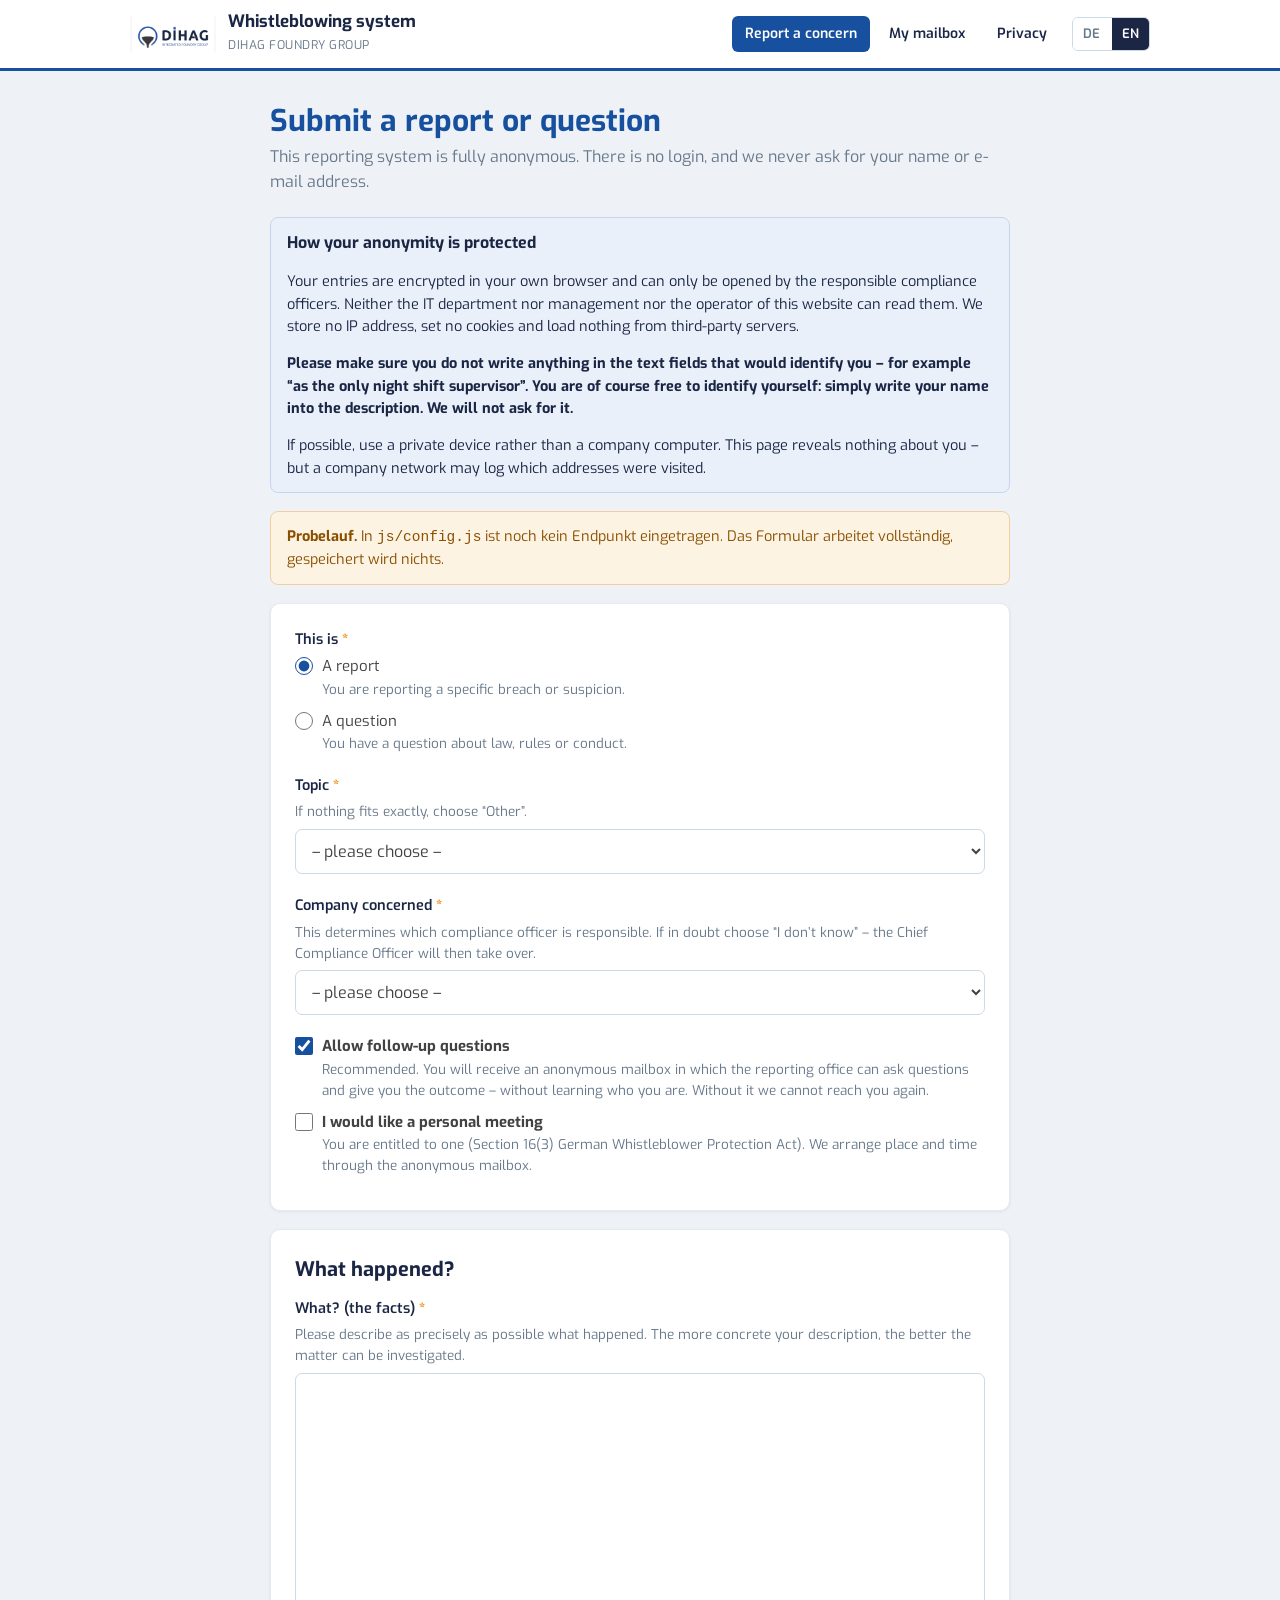
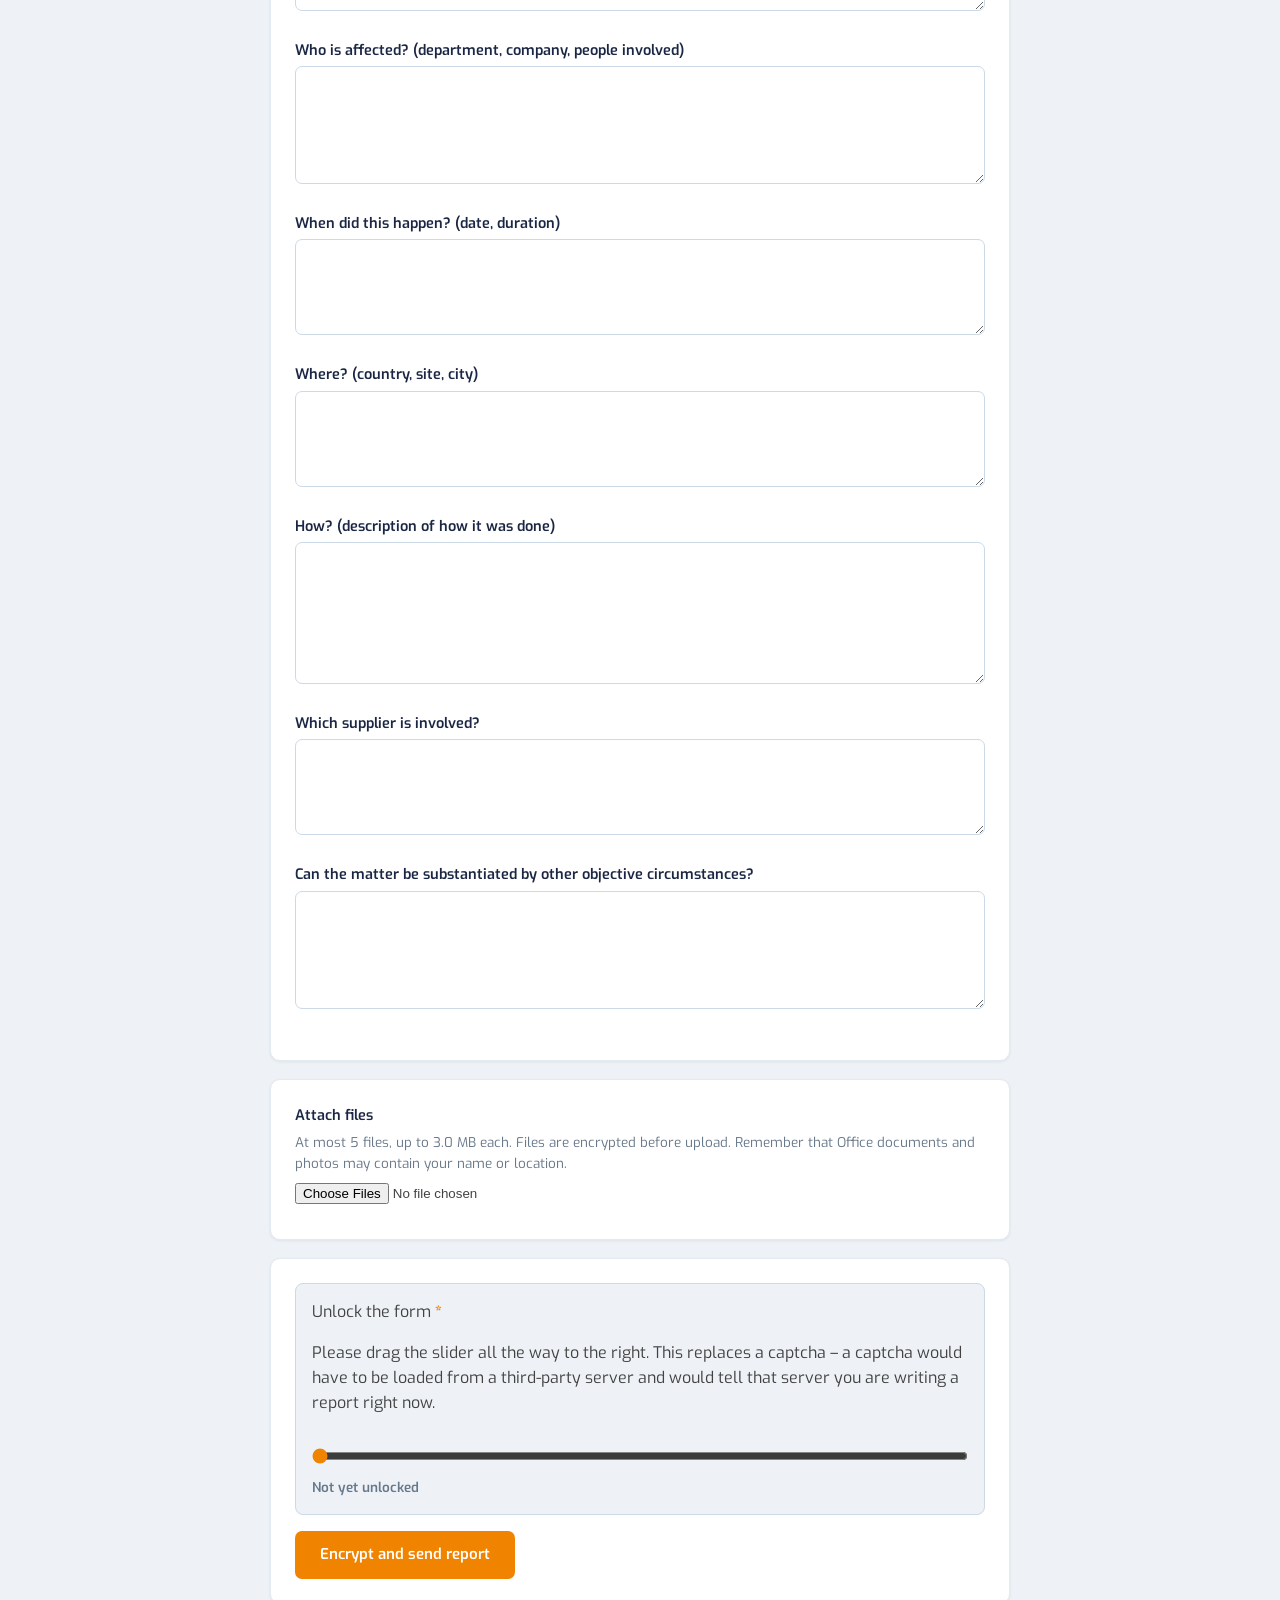
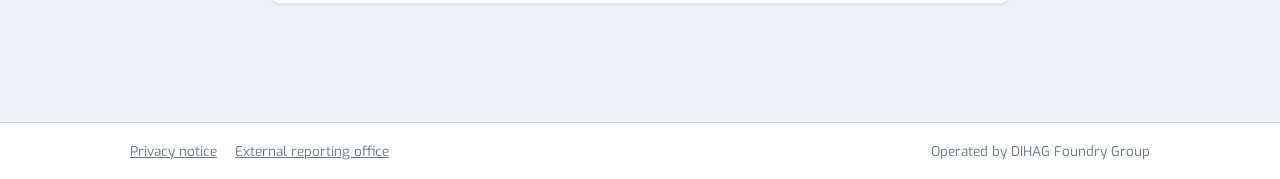
<file: index.html>
<!DOCTYPE html>
<html lang="de">
<head>
<meta charset="UTF-8">
<meta name="viewport" content="width=device-width, initial-scale=1">
<title>Hinweis geben – DIHAG Hinweisgebersystem</title>

<!--
  Kein Verweis auf fremde Server außer der Schriftart.
  Kein Analysewerkzeug, kein Captcha-Anbieter, kein CDN für Skripte.
  Jede eingebundene fremde Adresse würde dem betreffenden Anbieter
  verraten, dass hier gerade jemand eine Meldung schreibt – und genau
  das darf ein Hinweisgebersystem nicht preisgeben.

  Der Referrer wird unterdrückt, damit auch beim Klick auf die externe
  Meldestelle nicht mitgeht, woher der Besucher kam.
-->
<meta name="referrer" content="no-referrer">
<meta name="robots" content="noindex, nofollow">
<meta name="description" content="Anonymes Hinweisgebersystem der DIHAG Foundry Group nach dem Hinweisgeberschutzgesetz.">

<link rel="preconnect" href="https://fonts.googleapis.com">
<link rel="preconnect" href="https://fonts.gstatic.com" crossorigin>
<link href="https://fonts.googleapis.com/css2?family=Exo:wght@400;600;700&display=swap" rel="stylesheet">
<link rel="stylesheet" href="css/style.css">
</head>
<body>

<header>
  <div class="kopf">
    <a class="marke" href="index.html">
      <img src="assets/dihag-logo.png" alt="DIHAG Foundry Group">
      <span class="marke-text">
        <strong data-t="marke.name">Hinweisgebersystem</strong>
        <span data-t="marke.zusatz">DIHAG Foundry Group</span>
      </span>
    </a>
    <nav class="kopf-nav">
      <a href="index.html" class="aktiv" data-t="nav.melden">Hinweis geben</a>
      <a href="postfach.html" data-t="nav.postfach">Mein Postfach</a>
      <a href="datenschutz.html" data-t="nav.datenschutz">Datenschutz</a>
      <span class="sprachwahl">
        <button type="button" data-sprache="de">DE</button>
        <button type="button" data-sprache="en">EN</button>
      </span>
    </nav>
  </div>
</header>

<main class="schmal">

  <!-- Ladezustand, solange die öffentlichen Schlüssel geholt werden -->
  <div id="laden" class="laden">
    <div class="kreisel"></div>
    <p data-t="laden.start">Sichere Verbindung wird vorbereitet …</p>
  </div>

  <!-- Startfehler: ohne Schlüssel wird bewusst gar kein Formular angeboten -->
  <div id="startfehler" class="leiste leiste-rot" hidden></div>

  <!-- ══════════════════ Formular ══════════════════ -->
  <div id="formularbereich" hidden>

    <h1 data-t="melden.titel">Hinweis oder Anfrage eingeben</h1>
    <p class="untertitel" data-t="melden.untertitel">
      Dieses Meldesystem ist vollständig anonym. Es gibt keine Anmeldung, keine
      Namensabfrage und keine E-Mail-Abfrage.
    </p>

    <div class="leiste leiste-blau">
      <h2 style="font-size:16px" data-t="anon.titel">So bleiben Sie anonym</h2>
      <p data-t="anon.text"></p>
      <p><strong data-t="anon.warnung"></strong></p>
      <p data-t="anon.geraet"></p>
    </div>

    <div id="probelaufhinweis" class="leiste leiste-gelb" hidden>
      <strong>Probelauf.</strong> In <code>js/config.js</code> ist noch kein Endpunkt
      eingetragen. Das Formular arbeitet vollständig, gespeichert wird nichts.
    </div>

    <form id="meldung" novalidate>

      <div class="karte">

        <div class="feld">
          <span class="feld-titel" id="lbl-art">
            <span data-t="feld.art">Es handelt sich um</span> <span class="pflicht">*</span>
          </span>
          <div role="radiogroup" aria-labelledby="lbl-art">
            <label class="haken">
              <input type="radio" name="art" value="Hinweis" checked>
              <span>
                <span data-t="feld.art.hinweis">Hinweis</span>
                <span class="nebentext" data-t="feld.art.hinweis.hilfe"></span>
              </span>
            </label>
            <label class="haken">
              <input type="radio" name="art" value="Anfrage">
              <span>
                <span data-t="feld.art.anfrage">Anfrage</span>
                <span class="nebentext" data-t="feld.art.anfrage.hilfe"></span>
              </span>
            </label>
          </div>
        </div>

        <div class="feld">
          <label for="thema">
            <span data-t="feld.thema">Thema</span> <span class="pflicht">*</span>
          </label>
          <p class="hilfe" data-t="feld.thema.hilfe"></p>
          <select id="thema" required></select>
          <p class="fehler-text" data-fehler="thema" hidden></p>
        </div>

        <div class="feld">
          <label for="gesellschaft">
            <span data-t="feld.gesellschaft">Betroffene Gesellschaft</span>
            <span class="pflicht">*</span>
          </label>
          <p class="hilfe" data-t="feld.gesellschaft.hilfe"></p>
          <select id="gesellschaft" required></select>
          <p class="fehler-text" data-fehler="gesellschaft" hidden></p>
        </div>

        <label class="haken">
          <input type="checkbox" id="rueckfragen" checked>
          <span>
            <strong data-t="feld.rueckfragen">Rückfragen zulassen</strong>
            <span class="nebentext" data-t="feld.rueckfragen.hilfe"></span>
          </span>
        </label>

        <label class="haken">
          <input type="checkbox" id="treffen">
          <span>
            <strong data-t="feld.treffen">Persönliches Treffen gewünscht</strong>
            <span class="nebentext" data-t="feld.treffen.hilfe"></span>
          </span>
        </label>
      </div>

      <div class="karte">
        <h2 data-t="abschnitt.sachverhalt">Was ist geschehen?</h2>

        <div class="feld">
          <label for="was">
            <span data-t="feld.was">Was? (Sachverhalt)</span> <span class="pflicht">*</span>
          </label>
          <p class="hilfe" data-t="feld.was.hilfe"></p>
          <textarea id="was" rows="9" required maxlength="8000"></textarea>
          <p class="fehler-text" data-fehler="was" hidden></p>
        </div>

        <div class="feld">
          <label for="wer" data-t="feld.wer"></label>
          <textarea id="wer" rows="4" maxlength="2000"></textarea>
        </div>

        <div class="feld">
          <label for="wann" data-t="feld.wann"></label>
          <textarea id="wann" rows="3" maxlength="1000"></textarea>
        </div>

        <div class="feld">
          <label for="wo" data-t="feld.wo"></label>
          <textarea id="wo" rows="3" maxlength="1000"></textarea>
        </div>

        <div class="feld">
          <label for="wie" data-t="feld.wie"></label>
          <textarea id="wie" rows="5" maxlength="4000"></textarea>
        </div>

        <div class="feld">
          <label for="lieferant" data-t="feld.lieferant"></label>
          <textarea id="lieferant" rows="3" maxlength="1000"></textarea>
        </div>

        <div class="feld">
          <label for="belege" data-t="feld.belege"></label>
          <textarea id="belege" rows="4" maxlength="2000"></textarea>
        </div>
      </div>

      <div class="karte">
        <div class="feld" style="margin-bottom:0">
          <label for="dateien" data-t="feld.anhaenge">Dateien anhängen</label>
          <p class="hilfe" id="anhang-hilfe"></p>
          <input type="file" id="dateien" multiple>
          <ul class="anhang-liste" id="anhangliste"></ul>
          <p class="fehler-text" data-fehler="dateien" hidden></p>
        </div>
      </div>

      <div class="karte">
        <div class="schieber-feld">
          <label for="schieber">
            <span data-t="feld.freischalten">Formular freischalten</span>
            <span class="pflicht">*</span>
          </label>
          <p class="hilfe" data-t="feld.freischalten.hilfe"></p>
          <input type="range" id="schieber" class="schieber" min="0" max="100" value="0"
                 aria-describedby="schieberstand">
          <div class="schieber-stand" id="schieberstand" data-t="schieber.zu"
               role="status">Noch nicht freigeschaltet</div>
        </div>

        <!-- Honigtopf: für Menschen unsichtbar, aber vorhanden. Automaten
             füllen erfahrungsgemäß aus, was nach einem Feld aussieht. -->
        <div class="honigtopf" aria-hidden="true">
          <label for="webseite">Bitte nicht ausfüllen</label>
          <input type="text" id="webseite" name="webseite" tabindex="-1" autocomplete="off">
        </div>

        <p class="fehler-text" id="sammelfehler" hidden></p>

        <div class="knopf-reihe" style="margin-top:16px">
          <button type="submit" class="knopf knopf-haupt" id="absenden"
                  data-t="absenden">Meldung verschlüsselt absenden</button>
        </div>
      </div>
    </form>
  </div>

  <!-- ══════════════════ Bestätigung ══════════════════ -->
  <div id="bestaetigung" hidden>
    <h1 data-t="danke.titel">Ihre Meldung ist eingegangen</h1>

    <div id="probelaufdanke" class="leiste leiste-gelb" hidden
         data-t="danke.probelauf"></div>

    <div class="leiste leiste-gruen" data-t="danke.eingang"></div>

    <div class="code-kasten">
      <div class="beschriftung" data-t="danke.code.beschriftung">Ihr Zugangscode</div>
      <div class="code-wert" id="codeanzeige"></div>
      <div class="fall">
        <span data-t="danke.fall">Fallnummer</span>: <b id="fallanzeige"></b>
      </div>
    </div>

    <div class="leiste leiste-rot">
      <h2 style="font-size:16px" data-t="danke.warnung.titel"></h2>
      <p data-t="danke.warnung.text"></p>
    </div>

    <div class="knopf-reihe nicht-drucken">
      <button type="button" class="knopf knopf-haupt" id="btnDrucken"
              data-t="danke.drucken">Zettel drucken</button>
      <button type="button" class="knopf knopf-zweit" id="btnKopieren"
              data-t="danke.kopieren">Code kopieren</button>
      <button type="button" class="knopf knopf-zweit" id="btnDatei"
              data-t="danke.datei">Als Datei speichern</button>
      <a class="knopf knopf-still" href="postfach.html"
         data-t="danke.zumpostfach">Postfach öffnen</a>
    </div>
  </div>

</main>

<footer>
  <div class="fuss">
    <a href="datenschutz.html" data-t="fuss.datenschutz">Datenschutz</a>
    <a id="externerLink" href="#" rel="noreferrer noopener" target="_blank"
       data-t="fuss.extern">Externe Meldestelle</a>
    <span class="rechts" data-t="fuss.betrieb">Betrieben von der DIHAG Foundry Group</span>
  </div>
</footer>

<div id="toast" hidden></div>

<script src="js/config.js"></script>
<script src="js/i18n.js"></script>
<script src="js/krypto.js"></script>
<script src="js/api.js"></script>
<script src="js/meldung.js"></script>
</body>
</html>
</file>
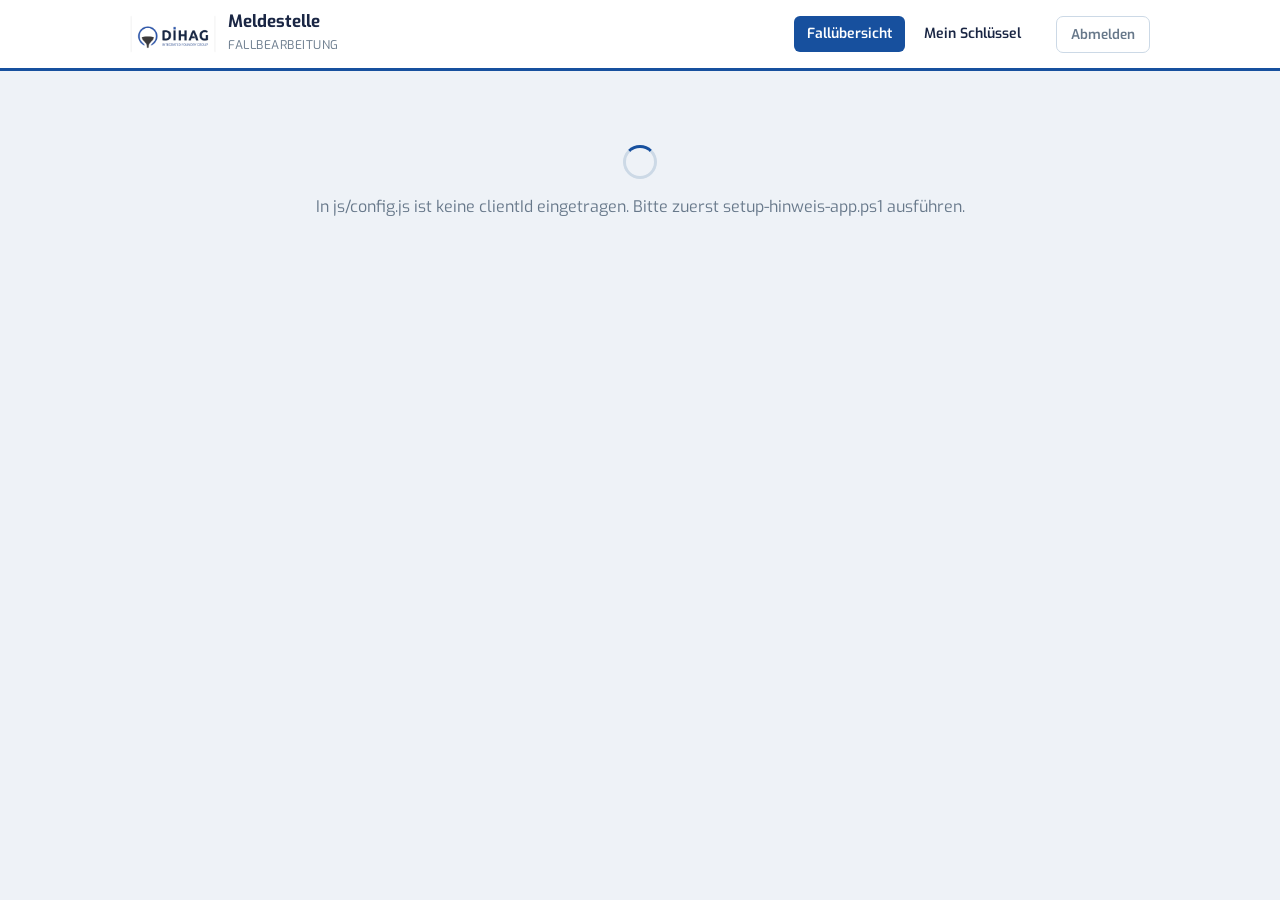
<file: bearbeitung.html>
<!DOCTYPE html>
<html lang="de">
<head>
<meta charset="UTF-8">
<meta name="viewport" content="width=device-width, initial-scale=1">
<title>Fallbearbeitung – DIHAG Hinweisgebersystem</title>
<meta name="referrer" content="no-referrer">
<meta name="robots" content="noindex, nofollow">
<link rel="preconnect" href="https://fonts.googleapis.com">
<link rel="preconnect" href="https://fonts.gstatic.com" crossorigin>
<link href="https://fonts.googleapis.com/css2?family=Exo:wght@400;600;700&display=swap" rel="stylesheet">
<link rel="stylesheet" href="css/style.css">
<script src="https://alcdn.msauth.net/browser/2.38.1/js/msal-browser.min.js"></script>
</head>
<body>

<header>
  <div class="kopf">
    <a class="marke" href="bearbeitung.html">
      <img src="assets/dihag-logo.png" alt="DIHAG Foundry Group">
      <span class="marke-text">
        <strong>Meldestelle</strong>
        <span>Fallbearbeitung</span>
      </span>
    </a>
    <nav class="kopf-nav" id="hauptnav" hidden>
      <a href="#" data-blick="uebersicht" class="aktiv">Fallübersicht</a>
      <a href="#" data-blick="verwaltung" id="navVerwaltung" hidden>Bearbeiter</a>
      <a href="#" data-blick="schluessel">Mein Schlüssel</a>
      <span class="mini" id="werBinIch" style="margin-left:10px"></span>
      <button type="button" class="knopf knopf-still knopf-klein" id="btnAbmelden">Abmelden</button>
    </nav>
  </div>
</header>

<main>

  <div id="laden" class="laden">
    <div class="kreisel"></div>
    <p id="ladetext">Anmeldung läuft …</p>
  </div>

  <div id="keinZugriff" class="karte" hidden>
    <h2>Kein Zugriff</h2>
    <p id="keinZugriffText"></p>
    <p class="leise">Der Kreis der Personen, die Hinweise einsehen dürfen, ist nach
       § 8 HinSchG bewusst eng. Die Aufnahme erfolgt über den Chief Compliance Officer.</p>
    <button type="button" class="knopf knopf-still" id="btnAbmelden2">Abmelden</button>
  </div>

  <!-- ═════════════ Schlüssel einrichten / entsperren ═════════════ -->
  <section id="blick-schluessel" class="blick" hidden>

    <h1>Mein Schlüssel</h1>

    <!-- Erstes Mal: Paar anlegen -->
    <div class="karte" id="kastenAnlegen" hidden>
      <h2>Schlüsselpaar anlegen</h2>
      <p>Sie haben noch keinen Schlüssel. Ohne Schlüssel können Sie zwar sehen,
         dass es Fälle gibt, aber keinen einzigen öffnen – und neue Meldungen
         werden nicht für Sie verschlüsselt.</p>

      <div class="leiste leiste-gelb">
        <p><strong>Die Passphrase kann nicht zurückgesetzt werden.</strong>
           Sie wird nirgends gespeichert, auch nicht in verschlüsselter Form. Wählen Sie
           einen ganzen Satz, den Sie sicher behalten – nicht ein Passwort nach
           Schema F.</p>
        <p style="margin-bottom:0">Nach dem Anlegen erhalten Sie einmalig einen
           <strong>Notfallschlüssel</strong>. Drucken Sie ihn aus und legen Sie ihn in den
           Tresor. Er ist der einzige Weg zurück, wenn die Passphrase verloren geht.</p>
      </div>

      <div class="feld">
        <label for="ppNeu">Passphrase (mindestens 12 Zeichen)</label>
        <input type="password" id="ppNeu" autocomplete="new-password">
      </div>
      <div class="feld">
        <label for="ppNeu2">Passphrase wiederholen</label>
        <input type="password" id="ppNeu2" autocomplete="new-password">
      </div>
      <p class="fehler-text" id="anlegenFehler" hidden></p>
      <button type="button" class="knopf knopf-haupt" id="btnPaarAnlegen">
        Schlüsselpaar anlegen</button>
    </div>

    <!-- Einmalige Anzeige des Notfallschlüssels -->
    <div id="kastenNotfall" hidden>
      <div class="karte">
        <h2>Notfallschlüssel – wird nur dieses eine Mal angezeigt</h2>
        <div class="code-kasten">
          <div class="beschriftung">Notfallschlüssel</div>
          <div class="code-wert" id="notfallCode"></div>
        </div>
        <p><strong>Jetzt ausdrucken und in den Tresor legen.</strong> Wir können ihn nicht
           noch einmal anzeigen und nicht neu erzeugen. Geht sowohl die Passphrase als
           auch dieser Zettel verloren, kann nur noch ein anderer Compliance Officer
           Ihre Fälle für Sie freigeben.</p>
        <p class="mini">Fingerabdruck Ihres öffentlichen Schlüssels:
           <b id="fingerabdruckNeu"></b> – damit lässt sich später prüfen, dass in der
           Liste wirklich Ihr Schlüssel steht und kein untergeschobener.</p>
        <div class="knopf-reihe nicht-drucken">
          <button type="button" class="knopf knopf-haupt" id="btnNotfallDrucken">Drucken</button>
          <button type="button" class="knopf knopf-still" id="btnNotfallFertig">
            Ich habe ihn sicher verwahrt</button>
        </div>
      </div>
    </div>

    <!-- Jede Sitzung: entsperren -->
    <div class="karte" id="kastenEntsperren" hidden>
      <h2>Schlüssel entsperren</h2>
      <p class="leise">Ihr privater Schlüssel liegt verschlüsselt in SharePoint. Er wird
         nur für diese Sitzung im Arbeitsspeicher geöffnet – beim Neuladen der Seite
         müssen Sie ihn erneut entsperren.</p>
      <div class="feld">
        <label for="ppEin">Passphrase</label>
        <input type="password" id="ppEin" autocomplete="current-password">
      </div>
      <label class="haken">
        <input type="checkbox" id="mitNotfall">
        <span>Ich benutze den Notfallschlüssel aus dem Tresor</span>
      </label>
      <p class="fehler-text" id="entsperrFehler" hidden></p>
      <button type="button" class="knopf knopf-haupt" id="btnEntsperren">Entsperren</button>
    </div>

    <!-- Entsperrt -->
    <div class="karte" id="kastenSchluesselOk" hidden>
      <h2>Schlüssel ist entsperrt</h2>
      <dl class="fall-zeile" style="display:block">
        <div style="display:flex;gap:8px"><dt>Konto</dt><dd id="skKonto"></dd></div>
        <div style="display:flex;gap:8px"><dt>Rolle</dt><dd id="skRolle"></dd></div>
        <div style="display:flex;gap:8px"><dt>Zuständig für</dt><dd id="skGesellschaften"></dd></div>
        <div style="display:flex;gap:8px"><dt>Fingerabdruck</dt><dd id="skFinger"></dd></div>
      </dl>
      <h3>Passphrase ändern</h3>
      <div class="feld"><label for="ppAlt">Bisherige Passphrase</label>
        <input type="password" id="ppAlt" autocomplete="current-password"></div>
      <div class="feld"><label for="ppWechsel">Neue Passphrase</label>
        <input type="password" id="ppWechsel" autocomplete="new-password"></div>
      <p class="fehler-text" id="wechselFehler" hidden></p>
      <p class="mini">Der Notfallschlüssel im Tresor bleibt gültig – er wird bewusst
         nicht mitgetauscht, damit der Zettel dort nicht still veraltet.</p>
      <button type="button" class="knopf knopf-zweit" id="btnPpWechseln">Passphrase ändern</button>
    </div>
  </section>

  <!-- ═════════════ Fallübersicht ═════════════ -->
  <section id="blick-uebersicht" class="blick" hidden>
    <h1>Fallübersicht</h1>
    <p class="untertitel" id="uebersichtHinweis"></p>

    <div class="leiste leiste-gelb" id="gesperrtHinweis" hidden>
      Ihr Schlüssel ist nicht entsperrt. Sie sehen deshalb nur, <em>dass</em> es Fälle
      gibt – nicht ihren Inhalt.
      <a href="#" data-blick="schluessel">Jetzt entsperren</a>
    </div>

    <div class="spalten">
      <div>
        <div id="fallliste"></div>
      </div>

      <aside>
        <div class="karte eng filter">
          <h3>Sortierung</h3>
          <label class="haken"><input type="checkbox" id="sortAuf">
            <span>Datum aufsteigend</span></label>

          <h3>Filter</h3>
          <fieldset>
            <legend>Status</legend>
            <div id="filterStatus"></div>
          </fieldset>
          <fieldset>
            <legend>Betroffene Gesellschaft</legend>
            <div id="filterGesellschaft"></div>
          </fieldset>
          <fieldset>
            <legend>Zeitraum</legend>
            <label for="vonDatum" class="mini">Von</label>
            <input type="date" id="vonDatum">
            <label for="bisDatum" class="mini" style="margin-top:6px">Bis</label>
            <input type="date" id="bisDatum">
          </fieldset>
          <fieldset>
            <legend>Frist</legend>
            <label class="haken"><input type="checkbox" id="nurFristig">
              <span>nur fristkritische Fälle</span></label>
          </fieldset>
          <button type="button" class="knopf knopf-haupt knopf-klein" id="btnFilter">
            Anwenden</button>
          <button type="button" class="knopf knopf-still knopf-klein" id="btnFilterWeg">
            Zurücksetzen</button>
        </div>

        <div class="karte eng">
          <h3>Statistik</h3>
          <p class="mini">Export der aktuell gefilterten Fälle als CSV. Enthält nur
             Felder, bei denen eine statistische Auswertung begründet ist – keine
             Freitexte, keine Nachrichten.</p>
          <button type="button" class="knopf knopf-zweit knopf-klein" id="btnStatistik">
            Statistik exportieren</button>
        </div>
      </aside>
    </div>
  </section>

  <!-- ═════════════ Falldetail ═════════════ -->
  <section id="blick-fall" class="blick" hidden>
    <p class="mini"><a href="#" data-blick="uebersicht">← Zurück zur Fallübersicht</a></p>

    <div class="fall-kopf" style="margin-bottom:8px">
      <h1 id="dFallNr" style="margin:0"></h1>
      <span class="merkmal" id="dStatus"></span>
      <span class="merkmal m-still" id="dFrist" hidden></span>
      <span style="margin-left:auto" class="knopf-reihe nicht-drucken">
        <button type="button" class="knopf knopf-zweit knopf-klein" id="btnWord">Word</button>
        <button type="button" class="knopf knopf-zweit knopf-klein" id="btnPdf">PDF</button>
      </span>
    </div>

    <div class="reiter nicht-drucken">
      <button type="button" data-blatt="falldaten" class="aktiv">Falldaten</button>
      <button type="button" data-blatt="nachrichten">Nachrichten <span id="nachrichtenZahl"></span></button>
      <button type="button" data-blatt="fristen">Fristen</button>
      <button type="button" data-blatt="dokumentation">Dokumentation</button>
      <button type="button" data-blatt="abschluss">Fallabschluss</button>
    </div>

    <!-- Falldaten -->
    <div class="blatt aktiv" data-blatt="falldaten">
      <div class="karte">
        <h2>Falldaten</h2>
        <div id="dInhalt"></div>
      </div>

      <div class="karte">
        <h2>Anhänge</h2>
        <div id="dAnhaenge"></div>
      </div>

      <div class="karte nicht-drucken">
        <h2>Fall-Kategorien</h2>
        <p class="mini">Diese Angaben stehen unverschlüsselt in der Liste. Sie sind die
           Grundlage der Statistik und dürfen deshalb nichts über den Hinweisgeber
           verraten.</p>
        <div class="feld"><label for="kThema">Thema</label><select id="kThema"></select></div>
        <div class="feld"><label for="kBereich">Betroffener Bereich</label>
          <select id="kBereich"></select></div>
        <div class="feld"><label for="kBedeutung">Bedeutung</label>
          <select id="kBedeutung"></select></div>
        <div class="feld"><label for="kBearbeiter">Fallbearbeiter</label>
          <select id="kBearbeiter"></select>
          <p class="mini">Nur Officer, für die der Fall entschlüsselbar ist, stehen zur
             Auswahl. Wer noch keinen Schlüssel für diesen Fall hat, wird beim Zuweisen
             automatisch freigeschaltet – das wird in der Dokumentation festgehalten.</p>
        </div>
        <button type="button" class="knopf knopf-haupt" id="btnKategorien">Speichern</button>
      </div>
    </div>

    <!-- Nachrichten -->
    <div class="blatt" data-blatt="nachrichten">
      <div class="karte">
        <h2>Anonymer Dialog mit dem Hinweisgeber</h2>
        <p class="mini" id="dialogHinweis"></p>
        <div class="verlauf" id="dVerlauf"></div>
        <div id="dAntwortbereich">
          <div class="feld" style="margin-top:16px">
            <label for="dAntwort">Nachricht an den Hinweisgeber</label>
            <textarea id="dAntwort" rows="5" maxlength="10000"
              placeholder="Die Nachricht wird verschlüsselt und erscheint im anonymen Postfach."></textarea>
          </div>
          <p class="fehler-text" id="dSendeFehler" hidden></p>
          <button type="button" class="knopf knopf-haupt" id="btnDSenden">
            Verschlüsselt senden</button>
        </div>
        <div class="leiste leiste-gelb" id="dKeineRueckfragen" hidden>
          Der Hinweisgeber hat keine Rückfragen zugelassen. Sie können ihm nichts
          mitteilen – auch keine Rückmeldung nach § 17 Abs. 1 Nr. 6 HinSchG. Das ist
          zu dokumentieren.
        </div>
      </div>
    </div>

    <!-- Fristen -->
    <div class="blatt" data-blatt="fristen">
      <div class="karte">
        <h2>Gesetzliche Fristen</h2>
        <div class="tabellen-rahmen">
          <table class="daten" id="fristenTabelle"></table>
        </div>
      </div>
      <div class="karte nicht-drucken">
        <h2>Eigene Wiedervorlage</h2>
        <p class="mini">Zusätzlich zu den gesetzlichen Fristen. Der tägliche Cron-Lauf
           erinnert per E-Mail – ohne Fallinhalt.</p>
        <div class="feld"><label for="wvDatum">Wiedervorlage am</label>
          <input type="date" id="wvDatum"></div>
        <div class="feld"><label for="wvGrund">Notiz (unverschlüsselt, keine Inhalte!)</label>
          <input type="text" id="wvGrund" maxlength="255"></div>
        <button type="button" class="knopf knopf-zweit" id="btnWv">Wiedervorlage setzen</button>
      </div>
    </div>

    <!-- Dokumentation -->
    <div class="blatt" data-blatt="dokumentation">
      <div class="karte">
        <h2>Dokumentation (§ 11 HinSchG)</h2>
        <p class="mini">Vollständige Vorgangshistorie. Einträge lassen sich nicht
           bearbeiten und nicht löschen.</p>
        <div class="tabellen-rahmen">
          <table class="daten" id="dokuTabelle"></table>
        </div>
        <h3>Vermerk hinzufügen</h3>
        <div class="feld">
          <label for="vermerk">Vermerk</label>
          <textarea id="vermerk" rows="3" maxlength="4000"></textarea>
          <p class="mini">Unverschlüsselt. Schreiben Sie hier keine Inhalte der Meldung
             und nichts, was auf den Hinweisgeber schließen lässt – solche Notizen
             gehören in eine Nachricht oder in die Fallakte.</p>
        </div>
        <button type="button" class="knopf knopf-zweit" id="btnVermerk">Vermerk speichern</button>
      </div>
    </div>

    <!-- Fallabschluss -->
    <div class="blatt" data-blatt="abschluss">
      <div class="karte">
        <h2>Fallabschluss</h2>
        <div id="abschlussVorhanden" hidden></div>
        <div id="abschlussFormular">
          <div class="feld"><label for="aErgebnis">Ergebnis</label>
            <select id="aErgebnis"></select></div>
          <div class="feld"><label for="aMassnahmen">Ergriffene Folgemaßnahmen (§ 18 HinSchG)</label>
            <select id="aMassnahmen"></select></div>
          <div class="feld">
            <label for="aRueckmeldung">Rückmeldung an den Hinweisgeber
              (§ 17 Abs. 1 Nr. 6 HinSchG)</label>
            <textarea id="aRueckmeldung" rows="6" maxlength="10000"></textarea>
            <p class="mini">Wird verschlüsselt in das anonyme Postfach gestellt. Mitzuteilen
               sind geplante und bereits ergriffene Folgemaßnahmen samt Gründen – nicht
               aber Angaben, die Persönlichkeitsrechte Dritter oder die Untersuchung
               beeinträchtigen würden.</p>
          </div>
          <p class="fehler-text" id="abschlussFehler" hidden></p>
          <div class="knopf-reihe">
            <button type="button" class="knopf knopf-haupt" id="btnAbschluss">
              Fall abschließen</button>
            <button type="button" class="knopf knopf-gefahr" id="btnAbweisen">
              Nicht weiterverfolgen</button>
          </div>
          <p class="mini" style="margin-top:10px">Mit dem Abschluss beginnt die
             Aufbewahrungsfrist. Drei Jahre danach löscht der tägliche Cron-Lauf
             Inhalte, Nachrichten und Anhänge (§ 11 Abs. 5 HinSchG); die anonyme
             Statistikzeile bleibt.</p>
        </div>
      </div>
    </div>
  </section>

  <!-- ═════════════ Bearbeiterverwaltung ═════════════ -->
  <section id="blick-verwaltung" class="blick" hidden>
    <h1>Bearbeiter</h1>
    <div class="leiste leiste-blau">
      Wer hier steht, darf die Fallübersicht öffnen. <strong>Lesen</strong> kann er einen
      Fall aber erst, wenn er einen eigenen Schlüssel angelegt hat und der Fall für ihn
      freigegeben wurde. Neue Meldungen werden automatisch für alle zuständigen Officer
      mit Schlüssel verschlüsselt; Altfälle müssen im Fall selbst freigegeben werden.
    </div>

    <div class="karte">
      <h2>Eingetragene Bearbeiter</h2>
      <div class="tabellen-rahmen">
        <table class="daten" id="bearbeiterTabelle"></table>
      </div>
    </div>

    <div class="karte">
      <h2>Bearbeiter aufnehmen</h2>
      <div class="feld"><label for="nbMail">E-Mail (Konto im Tenant)</label>
        <input type="text" id="nbMail" autocomplete="off"></div>
      <div class="feld"><label for="nbName">Anzeigename</label>
        <input type="text" id="nbName" autocomplete="off"></div>
      <div class="feld"><label for="nbRolle">Rolle</label>
        <select id="nbRolle">
          <option>Compliance Officer</option>
          <option>Chief Compliance Officer</option>
        </select></div>
      <div class="feld"><label for="nbGes">Zuständig für (Gesellschaften)</label>
        <div id="nbGesellschaften"></div>
        <p class="mini">Der Chief Compliance Officer erhält immer „*" – er muss jeden
           Fall öffnen können, auch einen, der sich gegen einen lokalen Officer richtet.</p>
      </div>
      <p class="fehler-text" id="nbFehler" hidden></p>
      <button type="button" class="knopf knopf-haupt" id="btnBearbeiterAnlegen">
        Aufnehmen</button>
    </div>
  </section>

</main>

<div id="toast" hidden></div>

<script src="js/config.js"></script>
<script src="js/krypto.js"></script>
<script src="js/graph.js"></script>
<script src="js/schluessel.js"></script>
<script src="js/export.js"></script>
<script src="js/bearbeitung.js"></script>
</body>
</html>
</file>
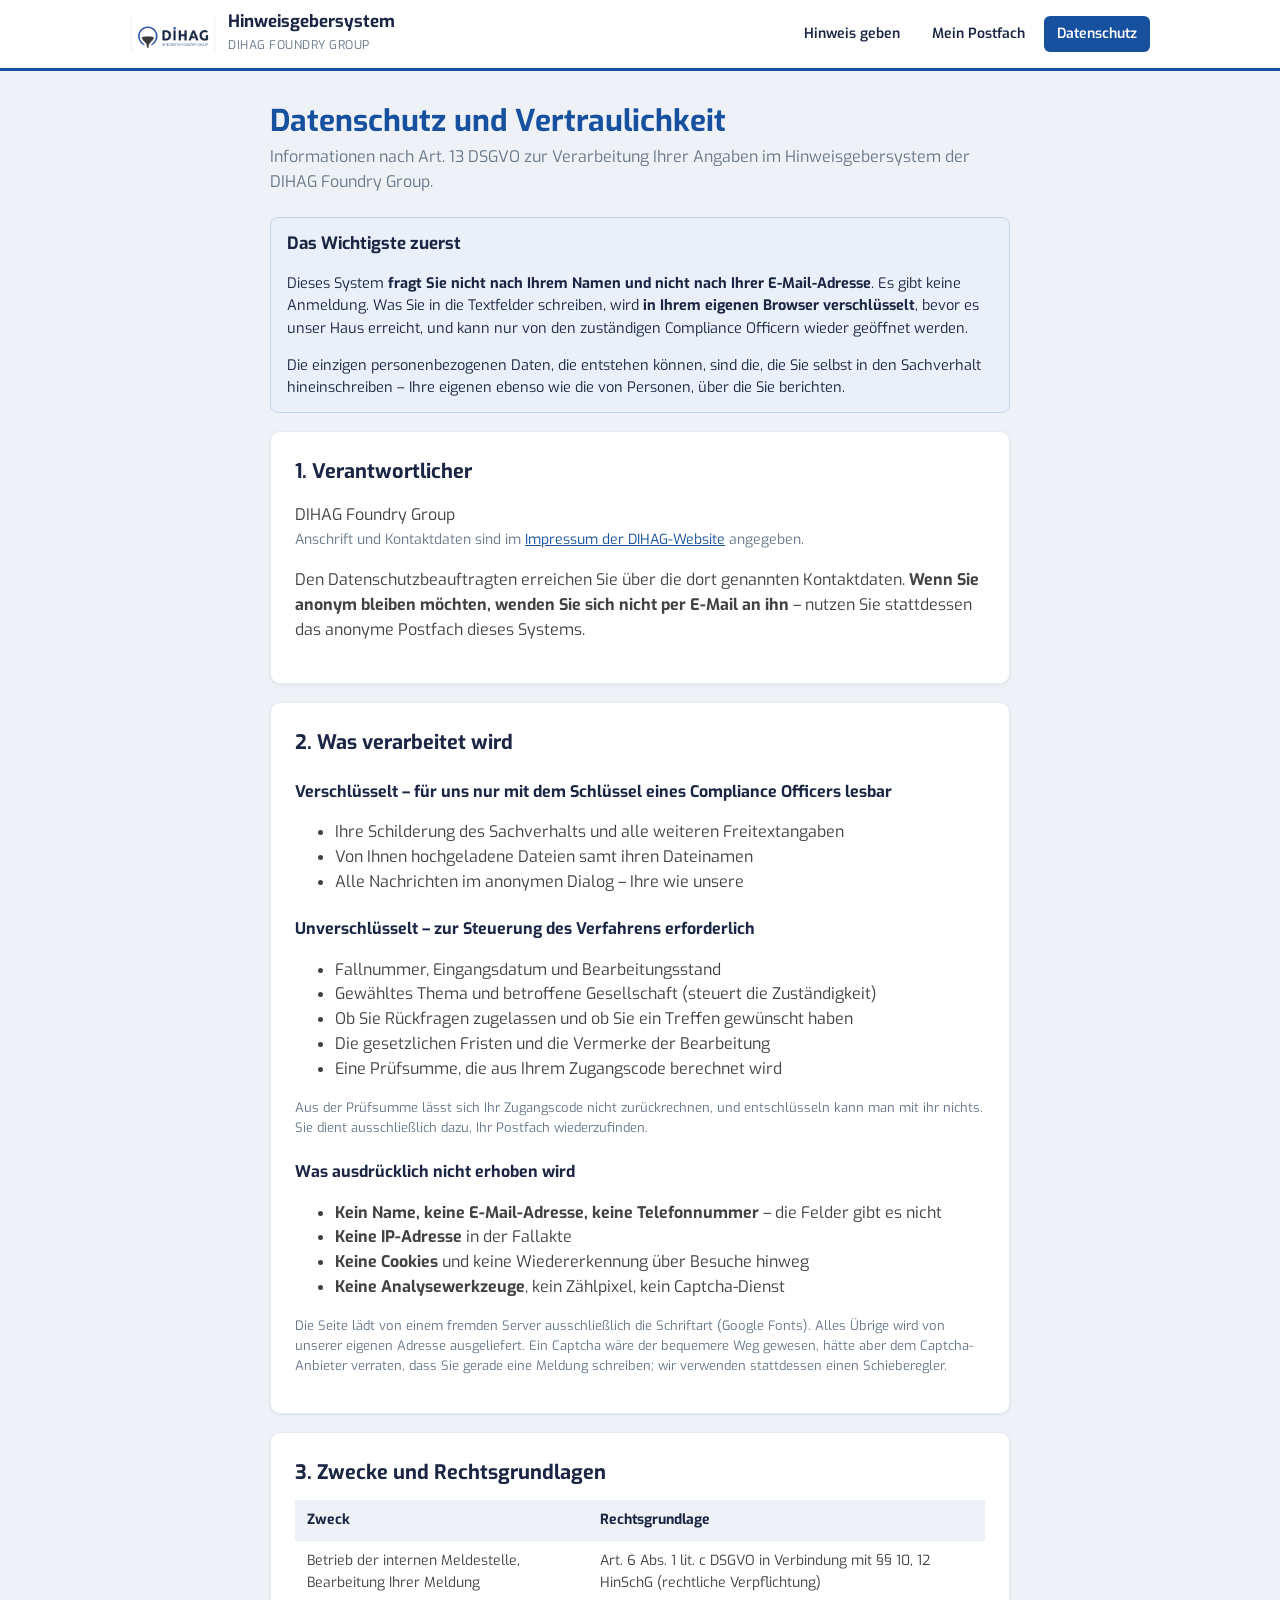
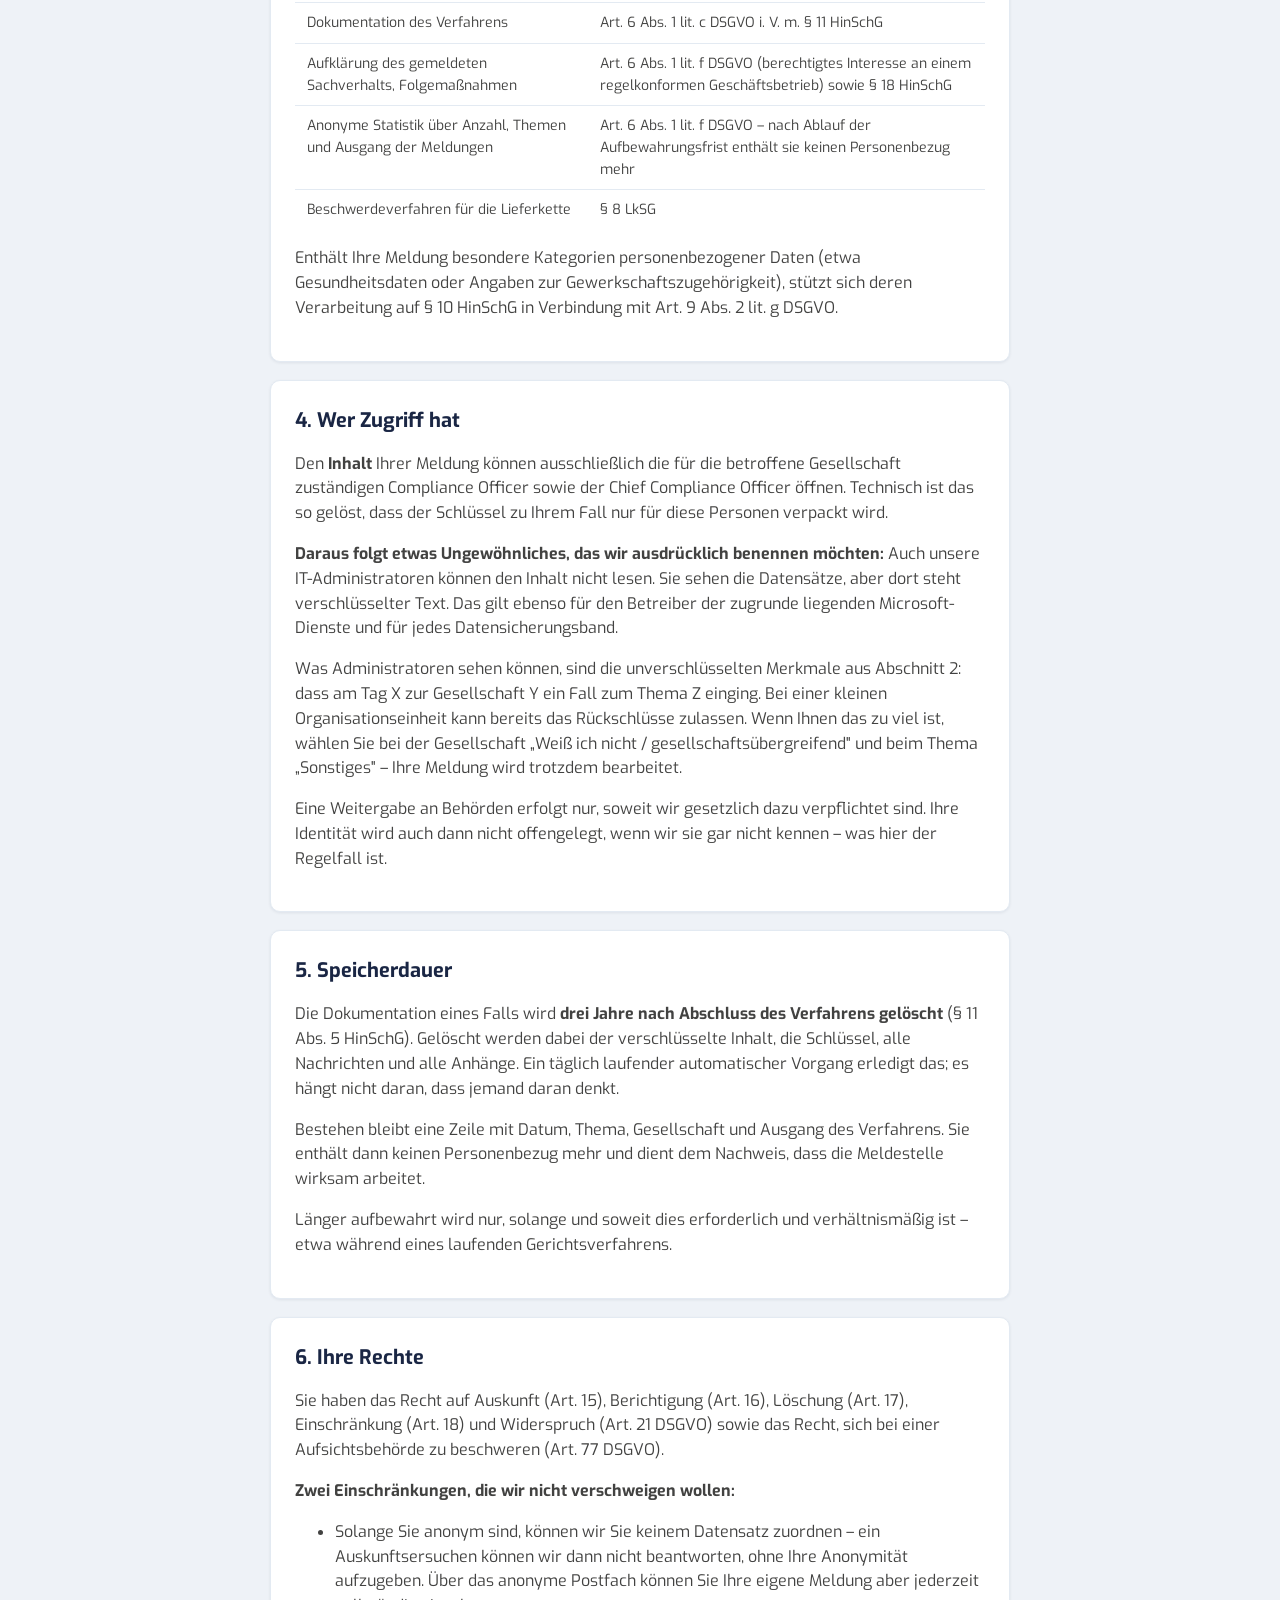
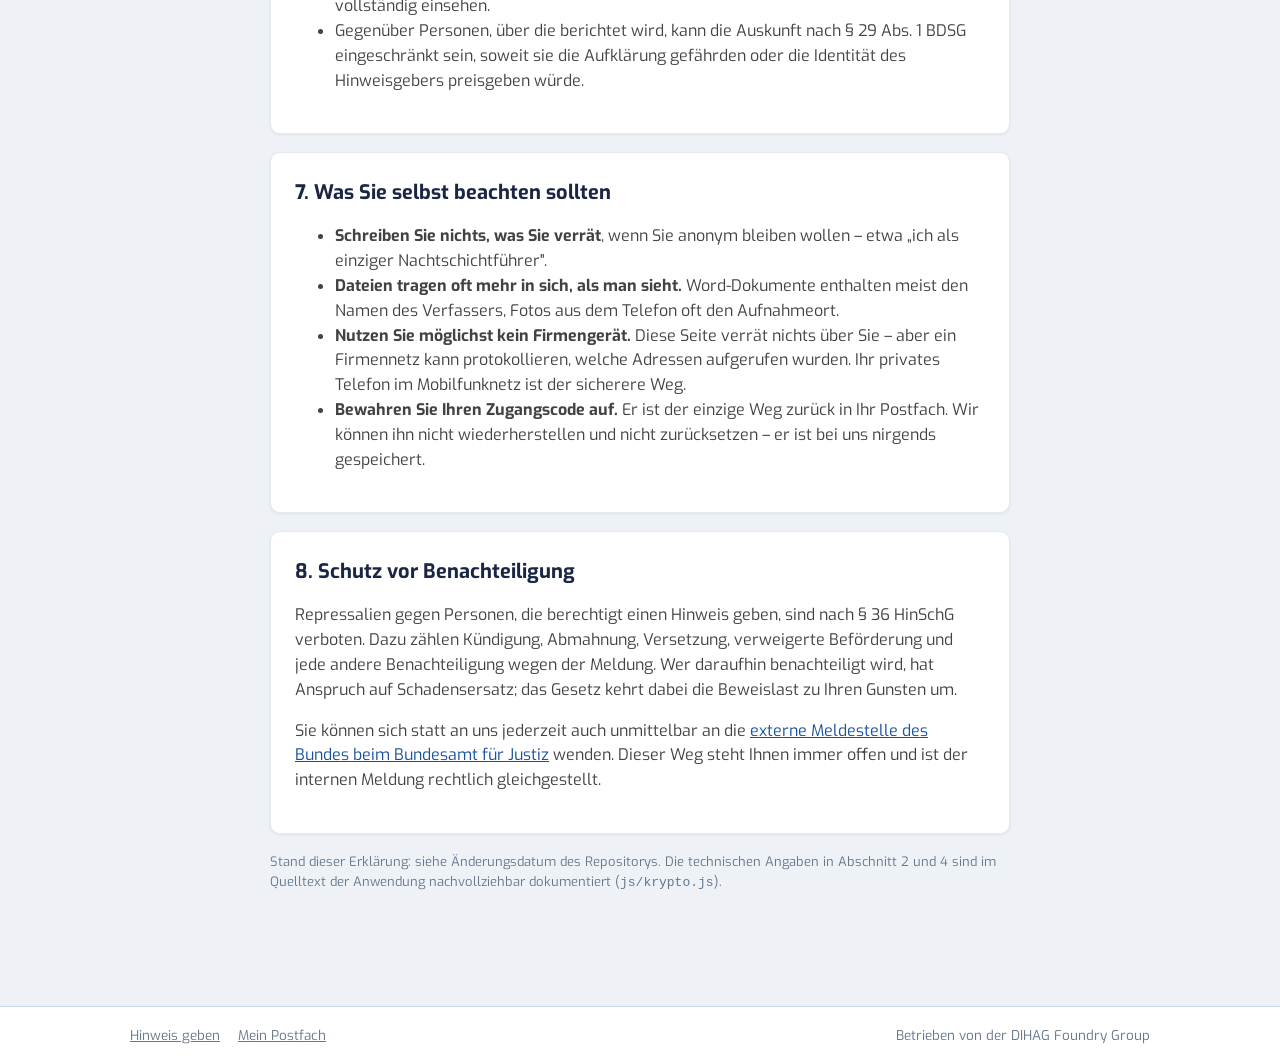
<file: datenschutz.html>
<!DOCTYPE html>
<html lang="de">
<head>
<meta charset="UTF-8">
<meta name="viewport" content="width=device-width, initial-scale=1">
<title>Datenschutz – DIHAG Hinweisgebersystem</title>
<meta name="referrer" content="no-referrer">
<meta name="robots" content="noindex, nofollow">
<link rel="preconnect" href="https://fonts.googleapis.com">
<link rel="preconnect" href="https://fonts.gstatic.com" crossorigin>
<link href="https://fonts.googleapis.com/css2?family=Exo:wght@400;600;700&display=swap" rel="stylesheet">
<link rel="stylesheet" href="css/style.css">
</head>
<body>

<header>
  <div class="kopf">
    <a class="marke" href="index.html">
      <img src="assets/dihag-logo.png" alt="DIHAG Foundry Group">
      <span class="marke-text">
        <strong>Hinweisgebersystem</strong>
        <span>DIHAG Foundry Group</span>
      </span>
    </a>
    <nav class="kopf-nav">
      <a href="index.html">Hinweis geben</a>
      <a href="postfach.html">Mein Postfach</a>
      <a href="datenschutz.html" class="aktiv">Datenschutz</a>
    </nav>
  </div>
</header>

<main class="schmal">

<h1>Datenschutz und Vertraulichkeit</h1>
<p class="untertitel">
  Informationen nach Art. 13 DSGVO zur Verarbeitung Ihrer Angaben im
  Hinweisgebersystem der DIHAG Foundry Group.
</p>

<div class="leiste leiste-blau">
  <h2 style="font-size:17px">Das Wichtigste zuerst</h2>
  <p>Dieses System <strong>fragt Sie nicht nach Ihrem Namen und nicht nach Ihrer
     E-Mail-Adresse</strong>. Es gibt keine Anmeldung. Was Sie in die Textfelder
     schreiben, wird <strong>in Ihrem eigenen Browser verschlüsselt</strong>, bevor
     es unser Haus erreicht, und kann nur von den zuständigen Compliance Officern
     wieder geöffnet werden.</p>
  <p style="margin-bottom:0">Die einzigen personenbezogenen Daten, die entstehen
     können, sind die, die Sie selbst in den Sachverhalt hineinschreiben – Ihre
     eigenen ebenso wie die von Personen, über die Sie berichten.</p>
</div>

<div class="karte">
  <h2>1. Verantwortlicher</h2>
  <p>DIHAG Foundry Group<br>
     <span class="leise">Anschrift und Kontaktdaten sind im
     <a href="https://www.dihag.de/impressum" rel="noreferrer noopener" target="_blank">Impressum
     der DIHAG-Website</a> angegeben.</span></p>
  <p>Den Datenschutzbeauftragten erreichen Sie über die dort genannten
     Kontaktdaten. <strong>Wenn Sie anonym bleiben möchten, wenden Sie sich
     nicht per E-Mail an ihn</strong> – nutzen Sie stattdessen das anonyme
     Postfach dieses Systems.</p>
</div>

<div class="karte">
  <h2>2. Was verarbeitet wird</h2>

  <h3>Verschlüsselt – für uns nur mit dem Schlüssel eines Compliance Officers lesbar</h3>
  <ul>
    <li>Ihre Schilderung des Sachverhalts und alle weiteren Freitextangaben</li>
    <li>Von Ihnen hochgeladene Dateien samt ihren Dateinamen</li>
    <li>Alle Nachrichten im anonymen Dialog – Ihre wie unsere</li>
  </ul>

  <h3>Unverschlüsselt – zur Steuerung des Verfahrens erforderlich</h3>
  <ul>
    <li>Fallnummer, Eingangsdatum und Bearbeitungsstand</li>
    <li>Gewähltes Thema und betroffene Gesellschaft (steuert die Zuständigkeit)</li>
    <li>Ob Sie Rückfragen zugelassen und ob Sie ein Treffen gewünscht haben</li>
    <li>Die gesetzlichen Fristen und die Vermerke der Bearbeitung</li>
    <li>Eine Prüfsumme, die aus Ihrem Zugangscode berechnet wird</li>
  </ul>
  <p class="mini">Aus der Prüfsumme lässt sich Ihr Zugangscode nicht
     zurückrechnen, und entschlüsseln kann man mit ihr nichts. Sie dient
     ausschließlich dazu, Ihr Postfach wiederzufinden.</p>

  <h3>Was ausdrücklich nicht erhoben wird</h3>
  <ul>
    <li><strong>Kein Name, keine E-Mail-Adresse, keine Telefonnummer</strong> –
        die Felder gibt es nicht</li>
    <li><strong>Keine IP-Adresse</strong> in der Fallakte</li>
    <li><strong>Keine Cookies</strong> und keine Wiedererkennung über Besuche hinweg</li>
    <li><strong>Keine Analysewerkzeuge</strong>, kein Zählpixel, kein Captcha-Dienst</li>
  </ul>
  <p class="mini">Die Seite lädt von einem fremden Server ausschließlich die
     Schriftart (Google Fonts). Alles Übrige wird von unserer eigenen Adresse
     ausgeliefert. Ein Captcha wäre der bequemere Weg gewesen, hätte aber dem
     Captcha-Anbieter verraten, dass Sie gerade eine Meldung schreiben; wir
     verwenden stattdessen einen Schieberegler.</p>
</div>

<div class="karte">
  <h2>3. Zwecke und Rechtsgrundlagen</h2>
  <div class="tabellen-rahmen">
    <table class="daten">
      <tr><th>Zweck</th><th>Rechtsgrundlage</th></tr>
      <tr>
        <td>Betrieb der internen Meldestelle, Bearbeitung Ihrer Meldung</td>
        <td>Art. 6 Abs. 1 lit. c DSGVO in Verbindung mit §§ 10, 12 HinSchG
            (rechtliche Verpflichtung)</td>
      </tr>
      <tr>
        <td>Dokumentation des Verfahrens</td>
        <td>Art. 6 Abs. 1 lit. c DSGVO i. V. m. § 11 HinSchG</td>
      </tr>
      <tr>
        <td>Aufklärung des gemeldeten Sachverhalts, Folgemaßnahmen</td>
        <td>Art. 6 Abs. 1 lit. f DSGVO (berechtigtes Interesse an einem
            regelkonformen Geschäftsbetrieb) sowie § 18 HinSchG</td>
      </tr>
      <tr>
        <td>Anonyme Statistik über Anzahl, Themen und Ausgang der Meldungen</td>
        <td>Art. 6 Abs. 1 lit. f DSGVO – nach Ablauf der Aufbewahrungsfrist
            enthält sie keinen Personenbezug mehr</td>
      </tr>
      <tr>
        <td>Beschwerdeverfahren für die Lieferkette</td>
        <td>§ 8 LkSG</td>
      </tr>
    </table>
  </div>
  <p>Enthält Ihre Meldung besondere Kategorien personenbezogener Daten
     (etwa Gesundheitsdaten oder Angaben zur Gewerkschaftszugehörigkeit),
     stützt sich deren Verarbeitung auf § 10 HinSchG in Verbindung mit
     Art. 9 Abs. 2 lit. g DSGVO.</p>
</div>

<div class="karte">
  <h2>4. Wer Zugriff hat</h2>
  <p>Den <strong>Inhalt</strong> Ihrer Meldung können ausschließlich die für die
     betroffene Gesellschaft zuständigen Compliance Officer sowie der Chief
     Compliance Officer öffnen. Technisch ist das so gelöst, dass der Schlüssel
     zu Ihrem Fall nur für diese Personen verpackt wird.</p>
  <p><strong>Daraus folgt etwas Ungewöhnliches, das wir ausdrücklich benennen
     möchten:</strong> Auch unsere IT-Administratoren können den Inhalt nicht
     lesen. Sie sehen die Datensätze, aber dort steht verschlüsselter Text. Das
     gilt ebenso für den Betreiber der zugrunde liegenden Microsoft-Dienste und
     für jedes Datensicherungsband.</p>
  <p>Was Administratoren sehen können, sind die unverschlüsselten Merkmale aus
     Abschnitt 2: dass am Tag X zur Gesellschaft Y ein Fall zum Thema Z einging.
     Bei einer kleinen Organisationseinheit kann bereits das Rückschlüsse
     zulassen. Wenn Ihnen das zu viel ist, wählen Sie bei der Gesellschaft
     „Weiß ich nicht / gesellschaftsübergreifend" und beim Thema „Sonstiges" –
     Ihre Meldung wird trotzdem bearbeitet.</p>
  <p>Eine Weitergabe an Behörden erfolgt nur, soweit wir gesetzlich dazu
     verpflichtet sind. Ihre Identität wird auch dann nicht offengelegt, wenn
     wir sie gar nicht kennen – was hier der Regelfall ist.</p>
</div>

<div class="karte">
  <h2>5. Speicherdauer</h2>
  <p>Die Dokumentation eines Falls wird <strong>drei Jahre nach Abschluss des
     Verfahrens gelöscht</strong> (§ 11 Abs. 5 HinSchG). Gelöscht werden dabei
     der verschlüsselte Inhalt, die Schlüssel, alle Nachrichten und alle
     Anhänge. Ein täglich laufender automatischer Vorgang erledigt das; es hängt
     nicht daran, dass jemand daran denkt.</p>
  <p>Bestehen bleibt eine Zeile mit Datum, Thema, Gesellschaft und Ausgang des
     Verfahrens. Sie enthält dann keinen Personenbezug mehr und dient dem
     Nachweis, dass die Meldestelle wirksam arbeitet.</p>
  <p>Länger aufbewahrt wird nur, solange und soweit dies erforderlich und
     verhältnismäßig ist – etwa während eines laufenden Gerichtsverfahrens.</p>
</div>

<div class="karte">
  <h2>6. Ihre Rechte</h2>
  <p>Sie haben das Recht auf Auskunft (Art. 15), Berichtigung (Art. 16),
     Löschung (Art. 17), Einschränkung (Art. 18) und Widerspruch (Art. 21
     DSGVO) sowie das Recht, sich bei einer Aufsichtsbehörde zu beschweren
     (Art. 77 DSGVO).</p>
  <p><strong>Zwei Einschränkungen, die wir nicht verschweigen wollen:</strong></p>
  <ul>
    <li>Solange Sie anonym sind, können wir Sie keinem Datensatz zuordnen –
        ein Auskunftsersuchen können wir dann nicht beantworten, ohne Ihre
        Anonymität aufzugeben. Über das anonyme Postfach können Sie Ihre eigene
        Meldung aber jederzeit vollständig einsehen.</li>
    <li>Gegenüber Personen, über die berichtet wird, kann die Auskunft nach
        § 29 Abs. 1 BDSG eingeschränkt sein, soweit sie die Aufklärung
        gefährden oder die Identität des Hinweisgebers preisgeben würde.</li>
  </ul>
</div>

<div class="karte">
  <h2>7. Was Sie selbst beachten sollten</h2>
  <ul>
    <li><strong>Schreiben Sie nichts, was Sie verrät</strong>, wenn Sie anonym
        bleiben wollen – etwa „ich als einziger Nachtschichtführer".</li>
    <li><strong>Dateien tragen oft mehr in sich, als man sieht.</strong>
        Word-Dokumente enthalten meist den Namen des Verfassers, Fotos aus dem
        Telefon oft den Aufnahmeort.</li>
    <li><strong>Nutzen Sie möglichst kein Firmengerät.</strong> Diese Seite
        verrät nichts über Sie – aber ein Firmennetz kann protokollieren,
        welche Adressen aufgerufen wurden. Ihr privates Telefon im Mobilfunknetz
        ist der sicherere Weg.</li>
    <li><strong>Bewahren Sie Ihren Zugangscode auf.</strong> Er ist der einzige
        Weg zurück in Ihr Postfach. Wir können ihn nicht wiederherstellen und
        nicht zurücksetzen – er ist bei uns nirgends gespeichert.</li>
  </ul>
</div>

<div class="karte">
  <h2>8. Schutz vor Benachteiligung</h2>
  <p>Repressalien gegen Personen, die berechtigt einen Hinweis geben, sind nach
     § 36 HinSchG verboten. Dazu zählen Kündigung, Abmahnung, Versetzung,
     verweigerte Beförderung und jede andere Benachteiligung wegen der Meldung.
     Wer daraufhin benachteiligt wird, hat Anspruch auf Schadensersatz; das
     Gesetz kehrt dabei die Beweislast zu Ihren Gunsten um.</p>
  <p>Sie können sich statt an uns jederzeit auch unmittelbar an die
     <a id="externerLink" href="https://www.bundesjustizamt.de/hinweisgeberstelle"
        rel="noreferrer noopener" target="_blank">externe Meldestelle des Bundes
     beim Bundesamt für Justiz</a> wenden. Dieser Weg steht Ihnen immer offen und
     ist der internen Meldung rechtlich gleichgestellt.</p>
</div>

<p class="mini">Stand dieser Erklärung: siehe Änderungsdatum des Repositorys.
   Die technischen Angaben in Abschnitt 2 und 4 sind im Quelltext der Anwendung
   nachvollziehbar dokumentiert (<code>js/krypto.js</code>).</p>

</main>

<footer>
  <div class="fuss">
    <a href="index.html">Hinweis geben</a>
    <a href="postfach.html">Mein Postfach</a>
    <span class="rechts">Betrieben von der DIHAG Foundry Group</span>
  </div>
</footer>

</body>
</html>
</file>
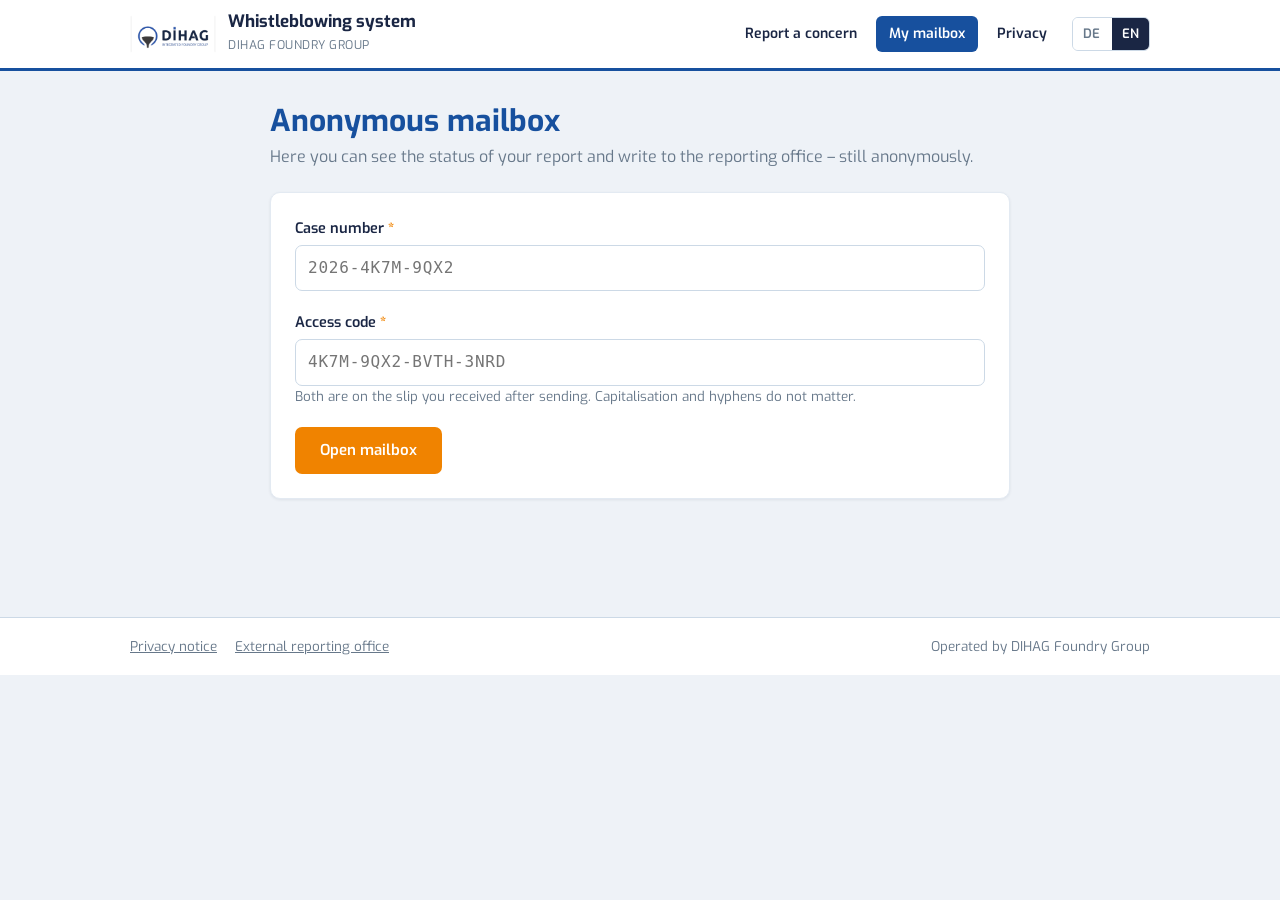
<file: postfach.html>
<!DOCTYPE html>
<html lang="de">
<head>
<meta charset="UTF-8">
<meta name="viewport" content="width=device-width, initial-scale=1">
<title>Mein Postfach – DIHAG Hinweisgebersystem</title>
<meta name="referrer" content="no-referrer">
<meta name="robots" content="noindex, nofollow">
<link rel="preconnect" href="https://fonts.googleapis.com">
<link rel="preconnect" href="https://fonts.gstatic.com" crossorigin>
<link href="https://fonts.googleapis.com/css2?family=Exo:wght@400;600;700&display=swap" rel="stylesheet">
<link rel="stylesheet" href="css/style.css">
</head>
<body>

<header>
  <div class="kopf">
    <a class="marke" href="index.html">
      <img src="assets/dihag-logo.png" alt="DIHAG Foundry Group">
      <span class="marke-text">
        <strong data-t="marke.name">Hinweisgebersystem</strong>
        <span data-t="marke.zusatz">DIHAG Foundry Group</span>
      </span>
    </a>
    <nav class="kopf-nav">
      <a href="index.html" data-t="nav.melden">Hinweis geben</a>
      <a href="postfach.html" class="aktiv" data-t="nav.postfach">Mein Postfach</a>
      <a href="datenschutz.html" data-t="nav.datenschutz">Datenschutz</a>
      <span class="sprachwahl">
        <button type="button" data-sprache="de">DE</button>
        <button type="button" data-sprache="en">EN</button>
      </span>
    </nav>
  </div>
</header>

<main class="schmal">

  <h1 data-t="postfach.titel">Anonymes Postfach</h1>
  <p class="untertitel" data-t="postfach.untertitel"></p>

  <!-- ══════════════ Anmeldung mit Fallnummer + Code ══════════════ -->
  <div id="anmeldung">
    <div class="karte">
      <form id="oeffnen" novalidate>
        <div class="feld">
          <label for="fall">
            <span data-t="postfach.fall">Fallnummer</span> <span class="pflicht">*</span>
          </label>
          <input type="text" id="fall" autocomplete="off" spellcheck="false"
                 placeholder="2026-4K7M-9QX2" required
                 style="font-family:Consolas,ui-monospace,monospace;letter-spacing:.05em">
        </div>
        <div class="feld">
          <label for="code">
            <span data-t="postfach.code">Zugangscode</span> <span class="pflicht">*</span>
          </label>
          <input type="text" id="code" autocomplete="off" spellcheck="false"
                 placeholder="4K7M-9QX2-BVTH-3NRD" required
                 style="font-family:Consolas,ui-monospace,monospace;letter-spacing:.05em">
          <p class="hilfe" data-t="postfach.hinweis.code"></p>
        </div>
        <p class="fehler-text" id="anmeldefehler" hidden></p>
        <button type="submit" class="knopf knopf-haupt" id="btnOeffnen"
                data-t="postfach.oeffnen">Postfach öffnen</button>
      </form>
    </div>
  </div>

  <!-- ══════════════ Fall ══════════════ -->
  <div id="fallbereich" hidden>

    <div class="karte">
      <div class="fall-kopf">
        <h3 id="fallNr"></h3>
        <span class="merkmal" id="fallStatus"></span>
        <button type="button" class="knopf knopf-still knopf-klein"
                id="btnSchliessen" style="margin-left:auto"
                data-t="postfach.abmelden">Postfach schließen</button>
      </div>
      <dl class="fall-zeile" style="display:block;margin-top:12px">
        <div style="display:flex;gap:8px">
          <dt data-t="postfach.eingegangen">Eingegangen am</dt>
          <dd id="fallEingang"></dd>
        </div>
        <div style="display:flex;gap:8px" id="zeileRueckmeldung">
          <dt data-t="postfach.rueckmeldung">Rückmeldung zugesagt bis</dt>
          <dd id="fallFrist"></dd>
        </div>
      </dl>
    </div>

    <div class="karte">
      <h2 data-t="postfach.neue">Nachrichten</h2>
      <div class="verlauf" id="verlauf"></div>

      <div id="antwortbereich">
        <div class="feld" style="margin-top:20px;margin-bottom:10px">
          <label for="antwort" data-t="postfach.antwort">Ihre Antwort an die Meldestelle</label>
          <textarea id="antwort" rows="5" maxlength="10000"
                    data-t-platzhalter="postfach.antwort.platzhalter"></textarea>
        </div>
        <p class="fehler-text" id="sendefehler" hidden></p>
        <button type="button" class="knopf knopf-haupt" id="btnSenden"
                data-t="postfach.senden">Verschlüsselt senden</button>
      </div>

      <div id="antwortzu" class="leiste leiste-gelb" hidden data-t="postfach.zu"></div>
    </div>

    <div class="karte">
      <h2 data-t="postfach.meldung.text">Ihre Meldung</h2>
      <dl class="falldaten" id="meldungsinhalt"></dl>
    </div>
  </div>

</main>

<footer>
  <div class="fuss">
    <a href="datenschutz.html" data-t="fuss.datenschutz">Datenschutz</a>
    <a id="externerLink" href="#" rel="noreferrer noopener" target="_blank"
       data-t="fuss.extern">Externe Meldestelle</a>
    <span class="rechts" data-t="fuss.betrieb">Betrieben von der DIHAG Foundry Group</span>
  </div>
</footer>

<div id="toast" hidden></div>

<script src="js/config.js"></script>
<script src="js/i18n.js"></script>
<script src="js/krypto.js"></script>
<script src="js/api.js"></script>
<script src="js/postfach.js"></script>
</body>
</html>
</file>
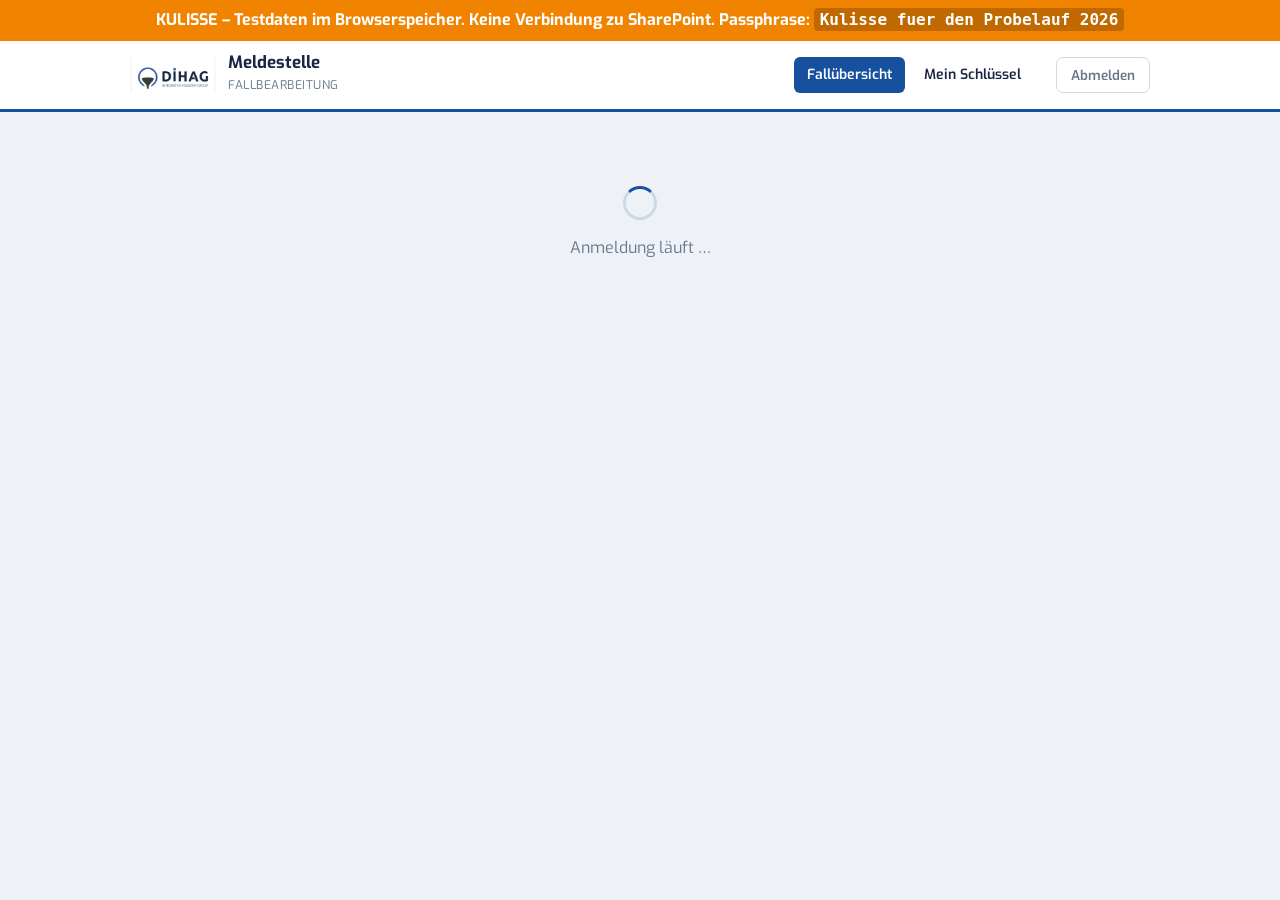
<file: tests/bearbeitung.html>
<!DOCTYPE html>
<html lang="de">
<head>
<meta charset="UTF-8">
<meta name="viewport" content="width=device-width, initial-scale=1">
<title>KULISSE – Fallbearbeitung – DIHAG Hinweisgebersystem</title>
<meta name="referrer" content="no-referrer">
<meta name="robots" content="noindex, nofollow">
<link rel="preconnect" href="https://fonts.googleapis.com">
<link rel="preconnect" href="https://fonts.gstatic.com" crossorigin>
<link href="https://fonts.googleapis.com/css2?family=Exo:wght@400;600;700&display=swap" rel="stylesheet">
<link rel="stylesheet" href="../css/style.css">
<script src="https://alcdn.msauth.net/browser/2.38.1/js/msal-browser.min.js"></script>
</head>
<body>
<div style="background:#F08300;color:#fff;padding:8px 20px;font-weight:700;text-align:center">KULISSE – Testdaten im Browserspeicher. Keine Verbindung zu SharePoint. Passphrase: <code style="background:rgba(0,0,0,.2);padding:2px 6px;border-radius:4px">Kulisse fuer den Probelauf 2026</code></div>

<header>
  <div class="kopf">
    <a class="marke" href="bearbeitung.html">
      <img src="../assets/dihag-logo.png" alt="DIHAG Foundry Group">
      <span class="marke-text">
        <strong>Meldestelle</strong>
        <span>Fallbearbeitung</span>
      </span>
    </a>
    <nav class="kopf-nav" id="hauptnav" hidden>
      <a href="#" data-blick="uebersicht" class="aktiv">Fallübersicht</a>
      <a href="#" data-blick="verwaltung" id="navVerwaltung" hidden>Bearbeiter</a>
      <a href="#" data-blick="schluessel">Mein Schlüssel</a>
      <span class="mini" id="werBinIch" style="margin-left:10px"></span>
      <button type="button" class="knopf knopf-still knopf-klein" id="btnAbmelden">Abmelden</button>
    </nav>
  </div>
</header>

<main>

  <div id="laden" class="laden">
    <div class="kreisel"></div>
    <p id="ladetext">Anmeldung läuft …</p>
  </div>

  <div id="keinZugriff" class="karte" hidden>
    <h2>Kein Zugriff</h2>
    <p id="keinZugriffText"></p>
    <p class="leise">Der Kreis der Personen, die Hinweise einsehen dürfen, ist nach
       § 8 HinSchG bewusst eng. Die Aufnahme erfolgt über den Chief Compliance Officer.</p>
    <button type="button" class="knopf knopf-still" id="btnAbmelden2">Abmelden</button>
  </div>

  <!-- ═════════════ Schlüssel einrichten / entsperren ═════════════ -->
  <section id="blick-schluessel" class="blick" hidden>

    <h1>Mein Schlüssel</h1>

    <!-- Erstes Mal: Paar anlegen -->
    <div class="karte" id="kastenAnlegen" hidden>
      <h2>Schlüsselpaar anlegen</h2>
      <p>Sie haben noch keinen Schlüssel. Ohne Schlüssel können Sie zwar sehen,
         dass es Fälle gibt, aber keinen einzigen öffnen – und neue Meldungen
         werden nicht für Sie verschlüsselt.</p>

      <div class="leiste leiste-gelb">
        <p><strong>Die Passphrase kann nicht zurückgesetzt werden.</strong>
           Sie wird nirgends gespeichert, auch nicht in verschlüsselter Form. Wählen Sie
           einen ganzen Satz, den Sie sicher behalten – nicht ein Passwort nach
           Schema F.</p>
        <p style="margin-bottom:0">Nach dem Anlegen erhalten Sie einmalig einen
           <strong>Notfallschlüssel</strong>. Drucken Sie ihn aus und legen Sie ihn in den
           Tresor. Er ist der einzige Weg zurück, wenn die Passphrase verloren geht.</p>
      </div>

      <div class="feld">
        <label for="ppNeu">Passphrase (mindestens 12 Zeichen)</label>
        <input type="password" id="ppNeu" autocomplete="new-password">
      </div>
      <div class="feld">
        <label for="ppNeu2">Passphrase wiederholen</label>
        <input type="password" id="ppNeu2" autocomplete="new-password">
      </div>
      <p class="fehler-text" id="anlegenFehler" hidden></p>
      <button type="button" class="knopf knopf-haupt" id="btnPaarAnlegen">
        Schlüsselpaar anlegen</button>
    </div>

    <!-- Einmalige Anzeige des Notfallschlüssels -->
    <div id="kastenNotfall" hidden>
      <div class="karte">
        <h2>Notfallschlüssel – wird nur dieses eine Mal angezeigt</h2>
        <div class="code-kasten">
          <div class="beschriftung">Notfallschlüssel</div>
          <div class="code-wert" id="notfallCode"></div>
        </div>
        <p><strong>Jetzt ausdrucken und in den Tresor legen.</strong> Wir können ihn nicht
           noch einmal anzeigen und nicht neu erzeugen. Geht sowohl die Passphrase als
           auch dieser Zettel verloren, kann nur noch ein anderer Compliance Officer
           Ihre Fälle für Sie freigeben.</p>
        <p class="mini">Fingerabdruck Ihres öffentlichen Schlüssels:
           <b id="fingerabdruckNeu"></b> – damit lässt sich später prüfen, dass in der
           Liste wirklich Ihr Schlüssel steht und kein untergeschobener.</p>
        <div class="knopf-reihe nicht-drucken">
          <button type="button" class="knopf knopf-haupt" id="btnNotfallDrucken">Drucken</button>
          <button type="button" class="knopf knopf-still" id="btnNotfallFertig">
            Ich habe ihn sicher verwahrt</button>
        </div>
      </div>
    </div>

    <!-- Jede Sitzung: entsperren -->
    <div class="karte" id="kastenEntsperren" hidden>
      <h2>Schlüssel entsperren</h2>
      <p class="leise">Ihr privater Schlüssel liegt verschlüsselt in SharePoint. Er wird
         nur für diese Sitzung im Arbeitsspeicher geöffnet – beim Neuladen der Seite
         müssen Sie ihn erneut entsperren.</p>
      <div class="feld">
        <label for="ppEin">Passphrase</label>
        <input type="password" id="ppEin" autocomplete="current-password">
      </div>
      <label class="haken">
        <input type="checkbox" id="mitNotfall">
        <span>Ich benutze den Notfallschlüssel aus dem Tresor</span>
      </label>
      <p class="fehler-text" id="entsperrFehler" hidden></p>
      <button type="button" class="knopf knopf-haupt" id="btnEntsperren">Entsperren</button>
    </div>

    <!-- Entsperrt -->
    <div class="karte" id="kastenSchluesselOk" hidden>
      <h2>Schlüssel ist entsperrt</h2>
      <dl class="fall-zeile" style="display:block">
        <div style="display:flex;gap:8px"><dt>Konto</dt><dd id="skKonto"></dd></div>
        <div style="display:flex;gap:8px"><dt>Rolle</dt><dd id="skRolle"></dd></div>
        <div style="display:flex;gap:8px"><dt>Zuständig für</dt><dd id="skGesellschaften"></dd></div>
        <div style="display:flex;gap:8px"><dt>Fingerabdruck</dt><dd id="skFinger"></dd></div>
      </dl>
      <h3>Passphrase ändern</h3>
      <div class="feld"><label for="ppAlt">Bisherige Passphrase</label>
        <input type="password" id="ppAlt" autocomplete="current-password"></div>
      <div class="feld"><label for="ppWechsel">Neue Passphrase</label>
        <input type="password" id="ppWechsel" autocomplete="new-password"></div>
      <p class="fehler-text" id="wechselFehler" hidden></p>
      <p class="mini">Der Notfallschlüssel im Tresor bleibt gültig – er wird bewusst
         nicht mitgetauscht, damit der Zettel dort nicht still veraltet.</p>
      <button type="button" class="knopf knopf-zweit" id="btnPpWechseln">Passphrase ändern</button>
    </div>
  </section>

  <!-- ═════════════ Fallübersicht ═════════════ -->
  <section id="blick-uebersicht" class="blick" hidden>
    <h1>Fallübersicht</h1>
    <p class="untertitel" id="uebersichtHinweis"></p>

    <div class="leiste leiste-gelb" id="gesperrtHinweis" hidden>
      Ihr Schlüssel ist nicht entsperrt. Sie sehen deshalb nur, <em>dass</em> es Fälle
      gibt – nicht ihren Inhalt.
      <a href="#" data-blick="schluessel">Jetzt entsperren</a>
    </div>

    <div class="spalten">
      <div>
        <div id="fallliste"></div>
      </div>

      <aside>
        <div class="karte eng filter">
          <h3>Sortierung</h3>
          <label class="haken"><input type="checkbox" id="sortAuf">
            <span>Datum aufsteigend</span></label>

          <h3>Filter</h3>
          <fieldset>
            <legend>Status</legend>
            <div id="filterStatus"></div>
          </fieldset>
          <fieldset>
            <legend>Betroffene Gesellschaft</legend>
            <div id="filterGesellschaft"></div>
          </fieldset>
          <fieldset>
            <legend>Zeitraum</legend>
            <label for="vonDatum" class="mini">Von</label>
            <input type="date" id="vonDatum">
            <label for="bisDatum" class="mini" style="margin-top:6px">Bis</label>
            <input type="date" id="bisDatum">
          </fieldset>
          <fieldset>
            <legend>Frist</legend>
            <label class="haken"><input type="checkbox" id="nurFristig">
              <span>nur fristkritische Fälle</span></label>
          </fieldset>
          <button type="button" class="knopf knopf-haupt knopf-klein" id="btnFilter">
            Anwenden</button>
          <button type="button" class="knopf knopf-still knopf-klein" id="btnFilterWeg">
            Zurücksetzen</button>
        </div>

        <div class="karte eng">
          <h3>Statistik</h3>
          <p class="mini">Export der aktuell gefilterten Fälle als CSV. Enthält nur
             Felder, bei denen eine statistische Auswertung begründet ist – keine
             Freitexte, keine Nachrichten.</p>
          <button type="button" class="knopf knopf-zweit knopf-klein" id="btnStatistik">
            Statistik exportieren</button>
        </div>
      </aside>
    </div>
  </section>

  <!-- ═════════════ Falldetail ═════════════ -->
  <section id="blick-fall" class="blick" hidden>
    <p class="mini"><a href="#" data-blick="uebersicht">← Zurück zur Fallübersicht</a></p>

    <div class="fall-kopf" style="margin-bottom:8px">
      <h1 id="dFallNr" style="margin:0"></h1>
      <span class="merkmal" id="dStatus"></span>
      <span class="merkmal m-still" id="dFrist" hidden></span>
      <span style="margin-left:auto" class="knopf-reihe nicht-drucken">
        <button type="button" class="knopf knopf-zweit knopf-klein" id="btnWord">Word</button>
        <button type="button" class="knopf knopf-zweit knopf-klein" id="btnPdf">PDF</button>
      </span>
    </div>

    <div class="reiter nicht-drucken">
      <button type="button" data-blatt="falldaten" class="aktiv">Falldaten</button>
      <button type="button" data-blatt="nachrichten">Nachrichten <span id="nachrichtenZahl"></span></button>
      <button type="button" data-blatt="fristen">Fristen</button>
      <button type="button" data-blatt="dokumentation">Dokumentation</button>
      <button type="button" data-blatt="abschluss">Fallabschluss</button>
    </div>

    <!-- Falldaten -->
    <div class="blatt aktiv" data-blatt="falldaten">
      <div class="karte">
        <h2>Falldaten</h2>
        <div id="dInhalt"></div>
      </div>

      <div class="karte">
        <h2>Anhänge</h2>
        <div id="dAnhaenge"></div>
      </div>

      <div class="karte nicht-drucken">
        <h2>Fall-Kategorien</h2>
        <p class="mini">Diese Angaben stehen unverschlüsselt in der Liste. Sie sind die
           Grundlage der Statistik und dürfen deshalb nichts über den Hinweisgeber
           verraten.</p>
        <div class="feld"><label for="kThema">Thema</label><select id="kThema"></select></div>
        <div class="feld"><label for="kBereich">Betroffener Bereich</label>
          <select id="kBereich"></select></div>
        <div class="feld"><label for="kBedeutung">Bedeutung</label>
          <select id="kBedeutung"></select></div>
        <div class="feld"><label for="kBearbeiter">Fallbearbeiter</label>
          <select id="kBearbeiter"></select>
          <p class="mini">Nur Officer, für die der Fall entschlüsselbar ist, stehen zur
             Auswahl. Wer noch keinen Schlüssel für diesen Fall hat, wird beim Zuweisen
             automatisch freigeschaltet – das wird in der Dokumentation festgehalten.</p>
        </div>
        <button type="button" class="knopf knopf-haupt" id="btnKategorien">Speichern</button>
      </div>
    </div>

    <!-- Nachrichten -->
    <div class="blatt" data-blatt="nachrichten">
      <div class="karte">
        <h2>Anonymer Dialog mit dem Hinweisgeber</h2>
        <p class="mini" id="dialogHinweis"></p>
        <div class="verlauf" id="dVerlauf"></div>
        <div id="dAntwortbereich">
          <div class="feld" style="margin-top:16px">
            <label for="dAntwort">Nachricht an den Hinweisgeber</label>
            <textarea id="dAntwort" rows="5" maxlength="10000"
              placeholder="Die Nachricht wird verschlüsselt und erscheint im anonymen Postfach."></textarea>
          </div>
          <p class="fehler-text" id="dSendeFehler" hidden></p>
          <button type="button" class="knopf knopf-haupt" id="btnDSenden">
            Verschlüsselt senden</button>
        </div>
        <div class="leiste leiste-gelb" id="dKeineRueckfragen" hidden>
          Der Hinweisgeber hat keine Rückfragen zugelassen. Sie können ihm nichts
          mitteilen – auch keine Rückmeldung nach § 17 Abs. 1 Nr. 6 HinSchG. Das ist
          zu dokumentieren.
        </div>
      </div>
    </div>

    <!-- Fristen -->
    <div class="blatt" data-blatt="fristen">
      <div class="karte">
        <h2>Gesetzliche Fristen</h2>
        <div class="tabellen-rahmen">
          <table class="daten" id="fristenTabelle"></table>
        </div>
      </div>
      <div class="karte nicht-drucken">
        <h2>Eigene Wiedervorlage</h2>
        <p class="mini">Zusätzlich zu den gesetzlichen Fristen. Der tägliche Cron-Lauf
           erinnert per E-Mail – ohne Fallinhalt.</p>
        <div class="feld"><label for="wvDatum">Wiedervorlage am</label>
          <input type="date" id="wvDatum"></div>
        <div class="feld"><label for="wvGrund">Notiz (unverschlüsselt, keine Inhalte!)</label>
          <input type="text" id="wvGrund" maxlength="255"></div>
        <button type="button" class="knopf knopf-zweit" id="btnWv">Wiedervorlage setzen</button>
      </div>
    </div>

    <!-- Dokumentation -->
    <div class="blatt" data-blatt="dokumentation">
      <div class="karte">
        <h2>Dokumentation (§ 11 HinSchG)</h2>
        <p class="mini">Vollständige Vorgangshistorie. Einträge lassen sich nicht
           bearbeiten und nicht löschen.</p>
        <div class="tabellen-rahmen">
          <table class="daten" id="dokuTabelle"></table>
        </div>
        <h3>Vermerk hinzufügen</h3>
        <div class="feld">
          <label for="vermerk">Vermerk</label>
          <textarea id="vermerk" rows="3" maxlength="4000"></textarea>
          <p class="mini">Unverschlüsselt. Schreiben Sie hier keine Inhalte der Meldung
             und nichts, was auf den Hinweisgeber schließen lässt – solche Notizen
             gehören in eine Nachricht oder in die Fallakte.</p>
        </div>
        <button type="button" class="knopf knopf-zweit" id="btnVermerk">Vermerk speichern</button>
      </div>
    </div>

    <!-- Fallabschluss -->
    <div class="blatt" data-blatt="abschluss">
      <div class="karte">
        <h2>Fallabschluss</h2>
        <div id="abschlussVorhanden" hidden></div>
        <div id="abschlussFormular">
          <div class="feld"><label for="aErgebnis">Ergebnis</label>
            <select id="aErgebnis"></select></div>
          <div class="feld"><label for="aMassnahmen">Ergriffene Folgemaßnahmen (§ 18 HinSchG)</label>
            <select id="aMassnahmen"></select></div>
          <div class="feld">
            <label for="aRueckmeldung">Rückmeldung an den Hinweisgeber
              (§ 17 Abs. 1 Nr. 6 HinSchG)</label>
            <textarea id="aRueckmeldung" rows="6" maxlength="10000"></textarea>
            <p class="mini">Wird verschlüsselt in das anonyme Postfach gestellt. Mitzuteilen
               sind geplante und bereits ergriffene Folgemaßnahmen samt Gründen – nicht
               aber Angaben, die Persönlichkeitsrechte Dritter oder die Untersuchung
               beeinträchtigen würden.</p>
          </div>
          <p class="fehler-text" id="abschlussFehler" hidden></p>
          <div class="knopf-reihe">
            <button type="button" class="knopf knopf-haupt" id="btnAbschluss">
              Fall abschließen</button>
            <button type="button" class="knopf knopf-gefahr" id="btnAbweisen">
              Nicht weiterverfolgen</button>
          </div>
          <p class="mini" style="margin-top:10px">Mit dem Abschluss beginnt die
             Aufbewahrungsfrist. Drei Jahre danach löscht der tägliche Cron-Lauf
             Inhalte, Nachrichten und Anhänge (§ 11 Abs. 5 HinSchG); die anonyme
             Statistikzeile bleibt.</p>
        </div>
      </div>
    </div>
  </section>

  <!-- ═════════════ Bearbeiterverwaltung ═════════════ -->
  <section id="blick-verwaltung" class="blick" hidden>
    <h1>Bearbeiter</h1>
    <div class="leiste leiste-blau">
      Wer hier steht, darf die Fallübersicht öffnen. <strong>Lesen</strong> kann er einen
      Fall aber erst, wenn er einen eigenen Schlüssel angelegt hat und der Fall für ihn
      freigegeben wurde. Neue Meldungen werden automatisch für alle zuständigen Officer
      mit Schlüssel verschlüsselt; Altfälle müssen im Fall selbst freigegeben werden.
    </div>

    <div class="karte">
      <h2>Eingetragene Bearbeiter</h2>
      <div class="tabellen-rahmen">
        <table class="daten" id="bearbeiterTabelle"></table>
      </div>
    </div>

    <div class="karte">
      <h2>Bearbeiter aufnehmen</h2>
      <div class="feld"><label for="nbMail">E-Mail (Konto im Tenant)</label>
        <input type="text" id="nbMail" autocomplete="off"></div>
      <div class="feld"><label for="nbName">Anzeigename</label>
        <input type="text" id="nbName" autocomplete="off"></div>
      <div class="feld"><label for="nbRolle">Rolle</label>
        <select id="nbRolle">
          <option>Compliance Officer</option>
          <option>Chief Compliance Officer</option>
        </select></div>
      <div class="feld"><label for="nbGes">Zuständig für (Gesellschaften)</label>
        <div id="nbGesellschaften"></div>
        <p class="mini">Der Chief Compliance Officer erhält immer „*" – er muss jeden
           Fall öffnen können, auch einen, der sich gegen einen lokalen Officer richtet.</p>
      </div>
      <p class="fehler-text" id="nbFehler" hidden></p>
      <button type="button" class="knopf knopf-haupt" id="btnBearbeiterAnlegen">
        Aufnehmen</button>
    </div>
  </section>

</main>

<div id="toast" hidden></div>

<script src="../js/config.js"></script>
<script src="../js/krypto.js"></script>
<script src="../js/graph.js"></script>
<script src="../js/schluessel.js"></script>
<script src="../js/export.js"></script>
<script src="kulisse.js"></script>
<script src="../js/bearbeitung.js"></script>
</body>
</html>
</file>
<file: css/style.css>
/* DIHAG Hinweisgebersystem
   Corporate Design: Azurblau #17509E · Navy #1A2644 · Anthrazit #424241
                     Lichtblau #99B7CD · Orange #F08300 · Schrift Exo      */

:root {
  --azur: #17509E;
  --navy: #1A2644;
  --anthrazit: #424241;
  --lichtblau: #99B7CD;
  --orange: #F08300;

  --bg: #eef2f7;
  --karte: #ffffff;
  --text: var(--anthrazit);
  --leise: #67788a;
  --rand: #ccd9e6;
  --rand-hell: #e3eaf2;

  --gruen: #1e7e34;   --gruen-bg: #e8f5ec;   --gruen-rand: #bfe3c8;
  --gelb:  #8a5000;   --gelb-bg:  #fdf3e3;   --gelb-rand:  #f2cf9e;
  --rot:   #b02a37;   --rot-bg:   #fdecea;   --rot-rand:   #f2c2c0;
  --blau-bg: #e9f0f9; --blau-rand: #c3d6ee;

  --radius: 10px;
  --schatten: 0 1px 3px rgba(26, 38, 68, .08);
}

* { box-sizing: border-box; }

html { -webkit-text-size-adjust: 100%; }

body {
  margin: 0;
  font-family: "Exo", "Segoe UI", system-ui, -apple-system, sans-serif;
  font-size: 16px;
  line-height: 1.55;
  background: var(--bg);
  color: var(--text);
}

a { color: var(--azur); }
a:hover { color: var(--navy); }

/* ── Kopf ─────────────────────────────────────────────────────────── */

header { background: #fff; border-bottom: 3px solid var(--azur); }

.kopf {
  max-width: 1060px; margin: 0 auto; padding: 12px 20px;
  display: flex; align-items: center; gap: 16px; flex-wrap: wrap;
}
.marke { display: flex; align-items: center; gap: 12px; text-decoration: none; color: inherit; }
.marke img { height: 38px; width: auto; display: block; }
.marke-text strong { display: block; font-size: 17px; color: var(--navy); line-height: 1.15; }
.marke-text span { font-size: 12px; color: var(--leise); letter-spacing: .04em; text-transform: uppercase; }

.kopf-nav { margin-left: auto; display: flex; align-items: center; gap: 6px; flex-wrap: wrap; }
.kopf-nav a {
  padding: 7px 13px; border-radius: 6px; text-decoration: none;
  font-size: 14px; font-weight: 600; color: var(--navy);
}
.kopf-nav a:hover { background: var(--blau-bg); }
.kopf-nav a.aktiv { background: var(--azur); color: #fff; }

.sprachwahl {
  display: flex; gap: 2px; border: 1px solid var(--rand); border-radius: 6px;
  overflow: hidden; margin-left: 6px;
}
.sprachwahl button {
  border: none; background: #fff; color: var(--leise);
  padding: 6px 10px; font: inherit; font-size: 13px; font-weight: 600; cursor: pointer;
}
.sprachwahl button.aktiv { background: var(--navy); color: #fff; }

/* ── Grundgerüst ──────────────────────────────────────────────────── */

main { max-width: 1060px; margin: 0 auto; padding: 24px 20px 60px; }
main.schmal { max-width: 780px; }

h1 { font-size: 30px; color: var(--azur); margin: 8px 0 6px; line-height: 1.2; }
h2 { font-size: 20px; color: var(--navy); margin: 0 0 12px; }
h3 { font-size: 16px; color: var(--navy); margin: 22px 0 6px; }

.untertitel { color: var(--leise); margin: 0 0 22px; font-size: 16px; }

.karte {
  background: var(--karte); border: 1px solid var(--rand-hell);
  border-radius: var(--radius); padding: 24px; margin-bottom: 18px;
  box-shadow: var(--schatten);
}
.karte.eng { padding: 18px; }

.leise { color: var(--leise); font-size: 14px; }
.mini  { font-size: 13px; color: var(--leise); }

/* ── Hinweisleisten ───────────────────────────────────────────────── */

.leiste {
  border-radius: 8px; padding: 13px 16px; margin: 0 0 18px;
  font-size: 14.5px; border: 1px solid;
}
.leiste :first-child { margin-top: 0; }
.leiste :last-child { margin-bottom: 0; }
.leiste-blau  { background: var(--blau-bg);  border-color: var(--blau-rand);  color: var(--navy); }
.leiste-gruen { background: var(--gruen-bg); border-color: var(--gruen-rand); color: var(--gruen); }
.leiste-gelb  { background: var(--gelb-bg);  border-color: var(--gelb-rand);  color: var(--gelb); }
.leiste-rot   { background: var(--rot-bg);   border-color: var(--rot-rand);   color: var(--rot); }

/* ── Formular ─────────────────────────────────────────────────────── */

fieldset { border: none; margin: 0; padding: 0; }
legend { padding: 0; }

.feld { margin-bottom: 20px; }
.feld > label, .feld-titel {
  display: block; font-weight: 600; font-size: 14.5px;
  color: var(--navy); margin-bottom: 5px;
}
.feld .hilfe { font-size: 13.5px; color: var(--leise); margin: 0 0 7px; }

input[type="text"], input[type="search"], select, textarea {
  width: 100%; font: inherit; padding: 10px 12px;
  border: 1px solid var(--rand); border-radius: 7px;
  background: #fff; color: var(--text);
}
textarea { resize: vertical; min-height: 96px; line-height: 1.5; }
input:focus, select:focus, textarea:focus, button:focus-visible, a:focus-visible {
  outline: 3px solid rgba(23, 80, 158, .35); outline-offset: 1px; border-color: var(--azur);
}
input[aria-invalid="true"], textarea[aria-invalid="true"], select[aria-invalid="true"] {
  border-color: var(--rot); background: #fffafa;
}

.pflicht { color: var(--orange); font-weight: 700; }

.wahl { display: flex; gap: 20px; flex-wrap: wrap; margin-top: 4px; }
.wahl label, .haken {
  display: flex; align-items: flex-start; gap: 9px;
  font-weight: 400; font-size: 15px; cursor: pointer; margin-bottom: 10px;
}
.wahl input, .haken input { width: 18px; height: 18px; margin: 2px 0 0; flex: none; accent-color: var(--azur); }
.haken .nebentext { display: block; font-size: 13.5px; color: var(--leise); }

.fehler-text { color: var(--rot); font-size: 13.5px; margin-top: 5px; font-weight: 600; }

/* ── Knöpfe ───────────────────────────────────────────────────────── */

.knopf {
  display: inline-flex; align-items: center; justify-content: center; gap: 8px;
  font: inherit; font-weight: 600; font-size: 15px;
  padding: 11px 24px; border-radius: 7px; border: 1px solid transparent;
  cursor: pointer; text-decoration: none;
}
.knopf-haupt   { background: var(--orange); color: #fff; }
.knopf-haupt:hover:not(:disabled) { background: #d97600; }
.knopf-zweit   { background: #fff; color: var(--azur); border-color: var(--azur); }
.knopf-zweit:hover:not(:disabled) { background: var(--blau-bg); }
.knopf-still   { background: #fff; color: var(--leise); border-color: var(--rand); }
.knopf-still:hover:not(:disabled) { background: var(--bg); color: var(--navy); }
.knopf-gefahr  { background: #fff; color: var(--rot); border-color: var(--rot); }
.knopf-gefahr:hover:not(:disabled) { background: var(--rot-bg); }
.knopf:disabled { opacity: .5; cursor: not-allowed; }
.knopf-klein { padding: 7px 14px; font-size: 13.5px; }
.knopf-reihe { display: flex; gap: 10px; flex-wrap: wrap; align-items: center; }

/* ── Freischalt-Schieber (statt CAPTCHA) ──────────────────────────── */

.schieber-feld { background: var(--bg); border: 1px solid var(--rand); border-radius: 8px; padding: 16px; }
.schieber { width: 100%; margin: 10px 0 0; accent-color: var(--orange); height: 28px; }
.schieber-stand { font-size: 13.5px; font-weight: 600; color: var(--leise); }
.schieber-stand.frei { color: var(--gruen); }

/* ── Anhänge ──────────────────────────────────────────────────────── */

.anhang-liste { list-style: none; margin: 10px 0 0; padding: 0; }
.anhang-liste li {
  display: flex; align-items: center; gap: 10px;
  border: 1px solid var(--rand-hell); border-radius: 7px;
  padding: 8px 12px; margin-bottom: 7px; font-size: 14px; background: #fff;
}
.anhang-liste .name { flex: 1; overflow-wrap: anywhere; }
.anhang-liste .groesse { color: var(--leise); font-size: 13px; white-space: nowrap; }

/* ── Zugangscode nach dem Absenden ────────────────────────────────── */

.code-kasten {
  background: var(--navy); color: #fff; border-radius: var(--radius);
  padding: 24px; text-align: center; margin: 18px 0;
}
.code-kasten .beschriftung {
  font-size: 13px; text-transform: uppercase; letter-spacing: .1em;
  opacity: .8; margin-bottom: 8px;
}
.code-wert {
  font-family: "Consolas", "SF Mono", ui-monospace, monospace;
  font-size: clamp(20px, 5vw, 30px); font-weight: 700; letter-spacing: .08em;
  overflow-wrap: anywhere;
}
.code-kasten .fall { font-size: 15px; opacity: .9; margin-top: 14px; }
.code-kasten .fall b { font-family: "Consolas", ui-monospace, monospace; letter-spacing: .05em; }

/* ── Nachrichten-Verlauf ──────────────────────────────────────────── */

.verlauf { display: flex; flex-direction: column; gap: 12px; margin: 16px 0; }
.nachricht { border-radius: 10px; padding: 13px 16px; max-width: 88%; font-size: 15px; }
.nachricht .kopfzeile { font-size: 12.5px; font-weight: 600; opacity: .75; margin-bottom: 4px; }
.nachricht p { margin: 0; white-space: pre-wrap; overflow-wrap: anywhere; }
.n-meldestelle { background: var(--blau-bg); border: 1px solid var(--blau-rand); align-self: flex-start; }
.n-hinweisgeber { background: var(--gelb-bg); border: 1px solid var(--gelb-rand); align-self: flex-end; }
.n-system {
  background: var(--bg); border: 1px dashed var(--rand); align-self: center;
  max-width: 100%; text-align: center; font-size: 13.5px; color: var(--leise);
}

/* ── Fallliste (Bearbeitung) ──────────────────────────────────────── */

.spalten { display: grid; grid-template-columns: 1fr 290px; gap: 20px; align-items: start; }
@media (max-width: 900px) { .spalten { grid-template-columns: 1fr; } }

.fall-karte {
  background: #fff; border: 1px solid var(--rand-hell); border-radius: var(--radius);
  padding: 16px 20px; margin-bottom: 12px; box-shadow: var(--schatten);
}
.fall-kopf { display: flex; align-items: center; gap: 12px; flex-wrap: wrap; }
.fall-kopf h3 { margin: 0; font-size: 18px; font-family: "Consolas", ui-monospace, monospace; }
.fall-zeile { display: flex; gap: 6px; font-size: 14px; margin-top: 3px; }
.fall-zeile dt { color: var(--leise); min-width: 150px; }
.fall-zeile dd { margin: 0; font-weight: 600; }

.merkmal {
  display: inline-block; padding: 3px 11px; border-radius: 999px;
  font-size: 12.5px; font-weight: 700; border: 1px solid;
}
.m-neu    { background: var(--gelb-bg);  color: var(--gelb);  border-color: var(--gelb-rand); }
.m-offen  { background: var(--blau-bg);  color: var(--azur);  border-color: var(--blau-rand); }
.m-zu     { background: var(--gruen-bg); color: var(--gruen); border-color: var(--gruen-rand); }
.m-frist  { background: var(--rot-bg);   color: var(--rot);   border-color: var(--rot-rand); }
.m-still  { background: var(--bg);       color: var(--leise); border-color: var(--rand); }

.filter h3 { margin-top: 0; }
.filter fieldset { margin-bottom: 16px; }
.filter legend { font-weight: 700; font-size: 14px; color: var(--navy); margin-bottom: 6px; }
.filter label { display: flex; gap: 8px; font-size: 14px; margin-bottom: 5px; align-items: flex-start; }
.filter input[type="checkbox"] { margin-top: 3px; accent-color: var(--azur); }

/* ── Reiter in der Detailansicht ──────────────────────────────────── */

.reiter { display: flex; gap: 4px; border-bottom: 2px solid var(--rand-hell); margin-bottom: 20px; overflow-x: auto; }
.reiter button {
  border: none; background: none; font: inherit; font-weight: 600; font-size: 14.5px;
  color: var(--leise); padding: 10px 16px; cursor: pointer; white-space: nowrap;
  border-bottom: 3px solid transparent; margin-bottom: -2px;
}
.reiter button.aktiv { color: var(--azur); border-bottom-color: var(--orange); }
.reiter button:hover { color: var(--navy); }
.blatt { display: none; }
.blatt.aktiv { display: block; }

/* ── Tabellen ─────────────────────────────────────────────────────── */

.tabellen-rahmen { overflow-x: auto; }
table.daten { border-collapse: collapse; width: 100%; font-size: 14px; }
table.daten th, table.daten td {
  text-align: left; padding: 9px 12px; border-bottom: 1px solid var(--rand-hell);
  vertical-align: top;
}
table.daten th { background: var(--bg); color: var(--navy); font-weight: 700; white-space: nowrap; }
table.daten tr:last-child td { border-bottom: none; }

dl.falldaten { margin: 0; }
dl.falldaten dt { font-weight: 700; color: var(--navy); font-size: 14px; margin-top: 16px; }
dl.falldaten dt:first-child { margin-top: 0; }
dl.falldaten dd { margin: 3px 0 0; white-space: pre-wrap; overflow-wrap: anywhere; }
dl.falldaten dd.leer { color: var(--leise); font-style: italic; white-space: normal; }

/* ── Ladezustand, Meldungen ───────────────────────────────────────── */

.laden { text-align: center; padding: 50px 20px; color: var(--leise); }
.kreisel {
  width: 34px; height: 34px; margin: 0 auto 14px;
  border: 3px solid var(--rand); border-top-color: var(--azur);
  border-radius: 50%; animation: dreh .9s linear infinite;
}
@keyframes dreh { to { transform: rotate(360deg); } }
@media (prefers-reduced-motion: reduce) { .kreisel { animation-duration: 3s; } }

#toast {
  position: fixed; left: 50%; bottom: 26px; transform: translateX(-50%);
  background: var(--navy); color: #fff; padding: 12px 22px; border-radius: 8px;
  font-size: 14.5px; box-shadow: 0 6px 20px rgba(0,0,0,.25); z-index: 60;
  max-width: min(560px, 90vw);
}
#toast.fehler { background: var(--rot); }

/* ── Fußbereich ───────────────────────────────────────────────────── */

footer {
  border-top: 1px solid var(--rand); background: #fff; margin-top: 40px;
  font-size: 13.5px; color: var(--leise);
}
.fuss {
  max-width: 1060px; margin: 0 auto; padding: 18px 20px;
  display: flex; gap: 18px; flex-wrap: wrap; align-items: center;
}
.fuss a { color: var(--leise); }
.fuss .rechts { margin-left: auto; }

/* Sichtbar nur für Screenreader – und der Honigtopf, der für niemanden
   sichtbar sein soll. `display:none` wäre falsch: Manche Automaten füllen
   gerade das aus, was versteckt ist, aber überspringen, was gar nicht da
   ist. Deshalb aus dem Sichtfeld schieben statt entfernen. */
.nur-vorlesen {
  position: absolute; width: 1px; height: 1px; padding: 0; margin: -1px;
  overflow: hidden; clip: rect(0 0 0 0); white-space: nowrap; border: 0;
}
.honigtopf { position: absolute; left: -9999px; top: 0; width: 1px; height: 1px; opacity: 0; }

/* ── Druck (Zugangscode-Zettel, Fallakte als PDF) ─────────────────── */

@media print {
  body { background: #fff; font-size: 11pt; }
  header .kopf-nav, .sprachwahl, footer, .nicht-drucken, .reiter { display: none !important; }
  .karte { border: 1px solid #999; box-shadow: none; break-inside: avoid; page-break-inside: avoid; }
  .code-kasten { background: #fff; color: #000; border: 2px solid #000; }
  .blatt { display: block !important; }
  .blatt + .blatt { page-break-before: always; }
  h1 { color: #000; }
  a[href^="http"]::after { content: " (" attr(href) ")"; font-size: 9pt; color: #555; }
}
</file>
